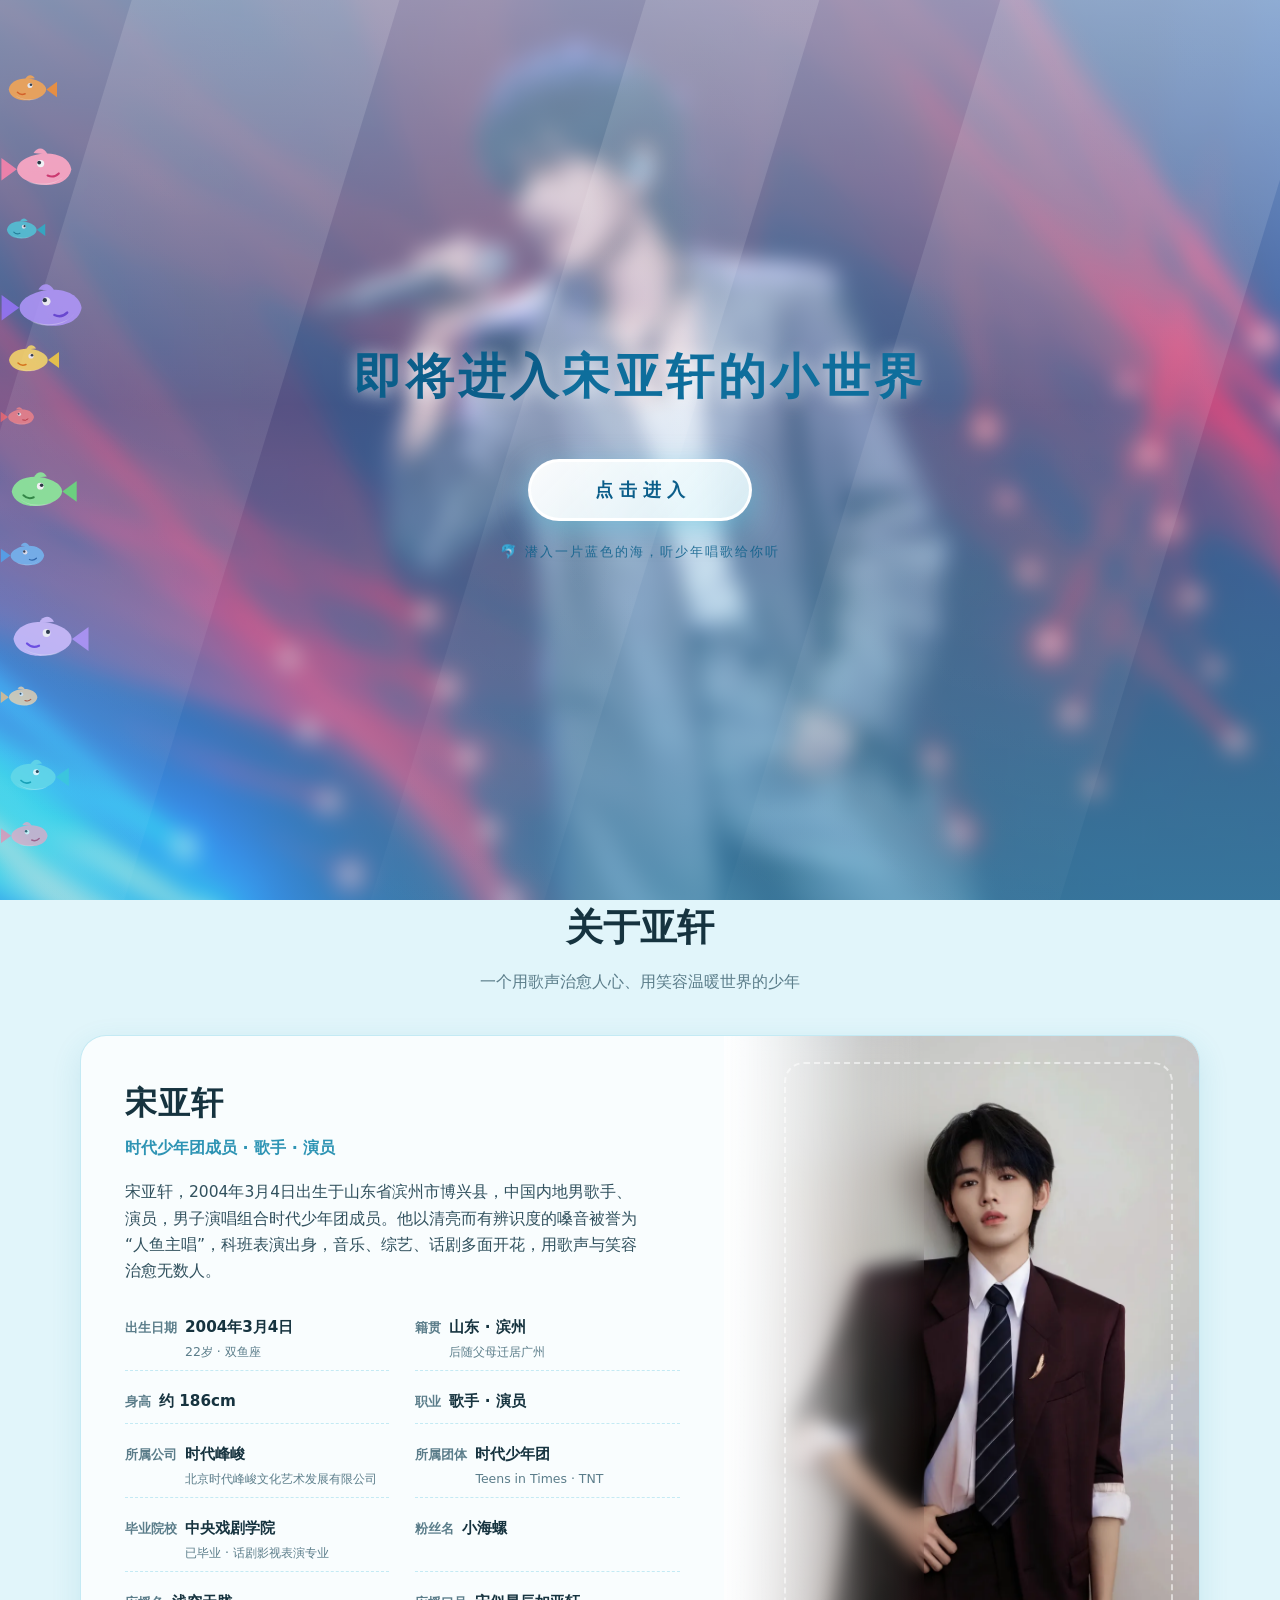
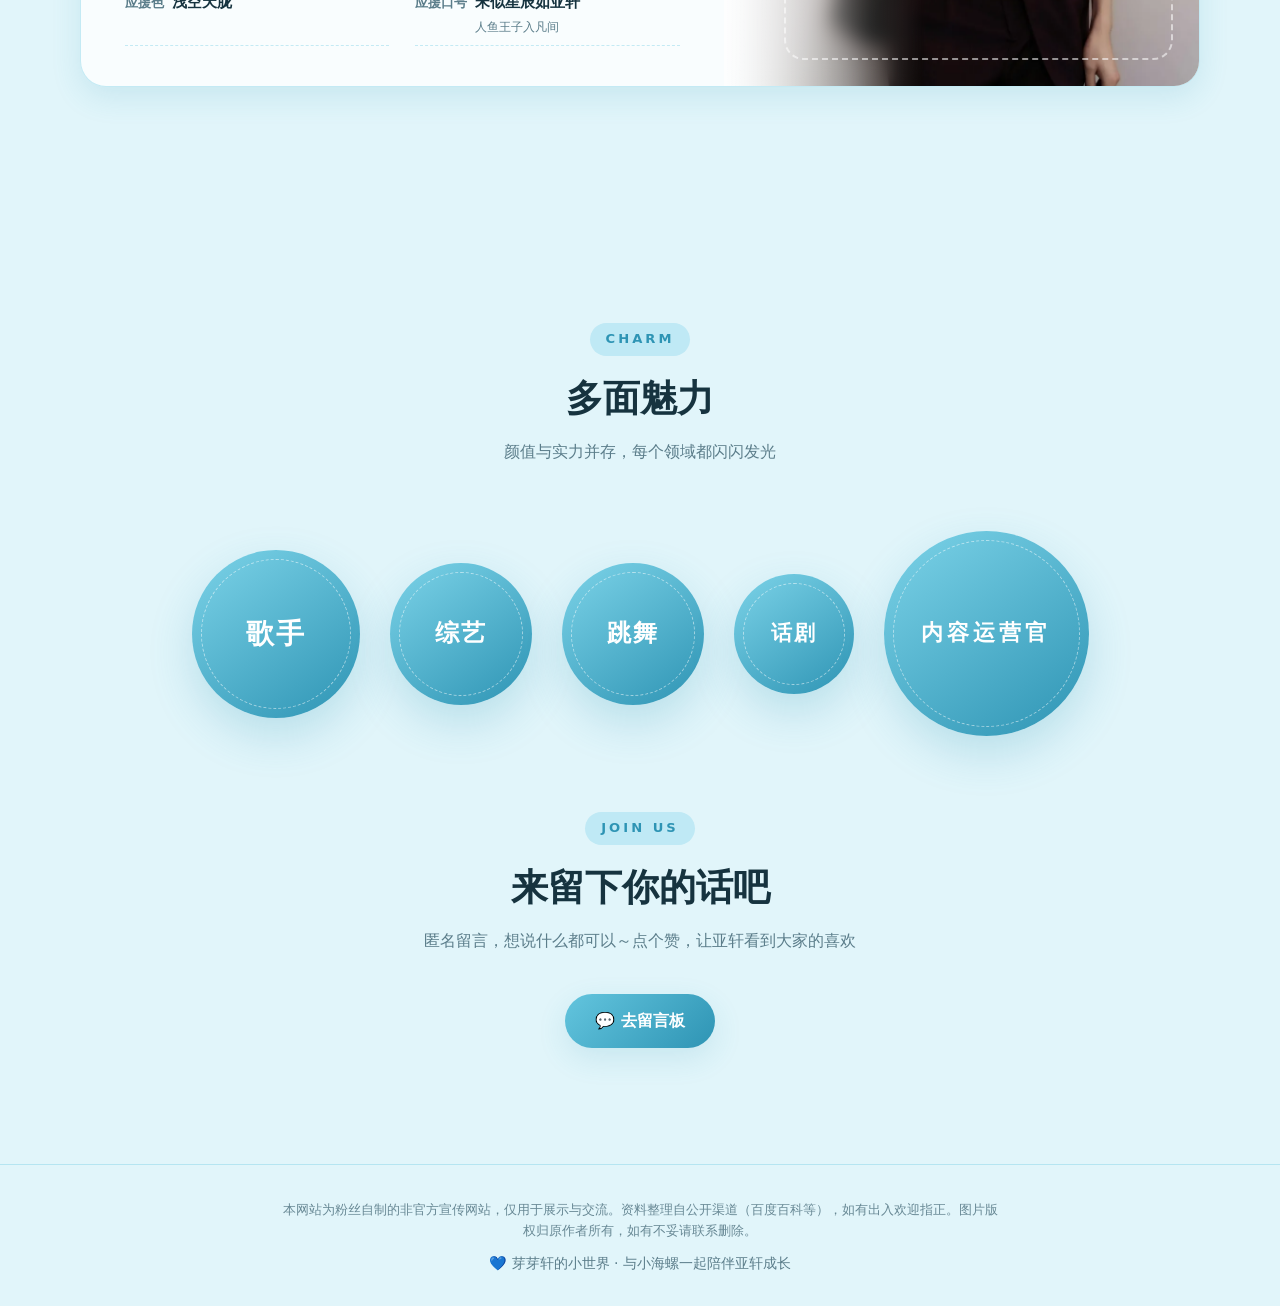
<file: index.html>
<!DOCTYPE html>
<html lang="zh-CN">
<head>
  <meta charset="UTF-8">
  <meta name="viewport" content="width=device-width, initial-scale=1.0">
  <title>芽芽轩的小世界 · 宋亚轩个人介绍网站</title>
  <meta name="description" content="欢迎来到芽芽轩的小世界！这里是歌手、演员、时代少年团成员宋亚轩的个人介绍网站，包含个人简介、照片、作品与互动留言。">
  <link rel="icon" type="image/svg+xml" href="favicon.svg">
  <link rel="stylesheet" href="css/style.css">
  <link rel="stylesheet" href="css/splash.css">
</head>
<body>
  <!-- 进入网站前的海底世界引导页 -->
  <div id="splash" role="dialog" aria-label="欢迎进入宋亚轩的小世界">
    <div class="splash-bg" data-bg="splash-bg.webp"></div>
    <div class="splash-tint"></div>
    <div class="splash-rays" aria-hidden="true"><i></i><i></i><i></i></div>
    <div class="splash-bubbles" aria-hidden="true">
      <span class="bubble" style="left:6%;width:14px;height:14px;animation-duration:7s;animation-delay:0s;"></span>
      <span class="bubble" style="left:15%;width:9px;height:9px;animation-duration:9s;animation-delay:1.2s;"></span>
      <span class="bubble" style="left:24%;width:20px;height:20px;animation-duration:8s;animation-delay:2.4s;"></span>
      <span class="bubble" style="left:34%;width:12px;height:12px;animation-duration:11s;animation-delay:0.8s;"></span>
      <span class="bubble" style="left:44%;width:8px;height:8px;animation-duration:7s;animation-delay:3.1s;"></span>
      <span class="bubble" style="left:53%;width:17px;height:17px;animation-duration:9s;animation-delay:1.8s;"></span>
      <span class="bubble" style="left:62%;width:11px;height:11px;animation-duration:12s;animation-delay:0.4s;"></span>
      <span class="bubble" style="left:71%;width:24px;height:24px;animation-duration:8s;animation-delay:2.8s;"></span>
      <span class="bubble" style="left:80%;width:13px;height:13px;animation-duration:10s;animation-delay:1.1s;"></span>
      <span class="bubble" style="left:89%;width:18px;height:18px;animation-duration:7s;animation-delay:2.2s;"></span>
      <span class="bubble" style="left:95%;width:10px;height:10px;animation-duration:9s;animation-delay:3.4s;"></span>
    </div>
    <div class="splash-fish" aria-hidden="true">
      <span class="fish" style="top:8%;width:58px;opacity:0.8;animation:swim-left 20s linear -6s infinite;"><svg viewBox="0 0 120 72" xmlns="http://www.w3.org/2000/svg"><path d="M96 36 L118 20 L118 52 Z" fill="#FF922B"/><path d="M18 36 C22 12 58 8 82 20 C100 29 100 43 82 52 C58 64 22 60 18 36 Z" fill="#FFA94D"/><path d="M52 15 C57 4 67 4 72 13 Z" fill="#FFA94D"/><path d="M26 42 C36 58 64 60 82 52 C70 62 38 61 26 42 Z" fill="rgba(255,255,255,.35)"/><circle cx="62" cy="28" r="5.2" fill="#fff"/><circle cx="64" cy="26.5" r="2.7" fill="#22303c"/><path d="M36 42 Q43 49 52 45" stroke="#E8590C" stroke-width="3" fill="none" stroke-linecap="round"/></svg></span>
      <span class="fish flip" style="top:16%;width:84px;opacity:0.9;animation:swim-right 26s linear -14s infinite;"><svg viewBox="0 0 120 72" xmlns="http://www.w3.org/2000/svg"><path d="M96 36 L118 20 L118 52 Z" fill="#F783AC"/><path d="M18 36 C22 12 58 8 82 20 C100 29 100 43 82 52 C58 64 22 60 18 36 Z" fill="#FFA8C5"/><path d="M52 15 C57 4 67 4 72 13 Z" fill="#FFA8C5"/><path d="M26 42 C36 58 64 60 82 52 C70 62 38 61 26 42 Z" fill="rgba(255,255,255,.35)"/><circle cx="62" cy="28" r="5.2" fill="#fff"/><circle cx="64" cy="26.5" r="2.7" fill="#22303c"/><path d="M36 42 Q43 49 52 45" stroke="#D6336C" stroke-width="3" fill="none" stroke-linecap="round"/></svg></span>
      <span class="fish" style="top:24%;width:46px;opacity:0.75;animation:swim-left 16s linear -3s infinite;"><svg viewBox="0 0 120 72" xmlns="http://www.w3.org/2000/svg"><path d="M96 36 L118 20 L118 52 Z" fill="#22B8CF"/><path d="M18 36 C22 12 58 8 82 20 C100 29 100 43 82 52 C58 64 22 60 18 36 Z" fill="#4DD0E1"/><path d="M52 15 C57 4 67 4 72 13 Z" fill="#4DD0E1"/><path d="M26 42 C36 58 64 60 82 52 C70 62 38 61 26 42 Z" fill="rgba(255,255,255,.35)"/><circle cx="62" cy="28" r="5.2" fill="#fff"/><circle cx="64" cy="26.5" r="2.7" fill="#22303c"/><path d="M36 42 Q43 49 52 45" stroke="#0C8599" stroke-width="3" fill="none" stroke-linecap="round"/></svg></span>
      <span class="fish flip" style="top:31%;width:96px;opacity:0.85;animation:swim-right 30s linear -20s infinite;"><svg viewBox="0 0 120 72" xmlns="http://www.w3.org/2000/svg"><path d="M96 36 L118 20 L118 52 Z" fill="#9775FA"/><path d="M18 36 C22 12 58 8 82 20 C100 29 100 43 82 52 C58 64 22 60 18 36 Z" fill="#B197FC"/><path d="M52 15 C57 4 67 4 72 13 Z" fill="#B197FC"/><path d="M26 42 C36 58 64 60 82 52 C70 62 38 61 26 42 Z" fill="rgba(255,255,255,.35)"/><circle cx="62" cy="28" r="5.2" fill="#fff"/><circle cx="64" cy="26.5" r="2.7" fill="#22303c"/><path d="M36 42 Q43 49 52 45" stroke="#6741D9" stroke-width="3" fill="none" stroke-linecap="round"/></svg></span>
      <span class="fish" style="top:38%;width:60px;opacity:0.8;animation:swim-left 22s linear -10s infinite;"><svg viewBox="0 0 120 72" xmlns="http://www.w3.org/2000/svg"><path d="M96 36 L118 20 L118 52 Z" fill="#FFD43B"/><path d="M18 36 C22 12 58 8 82 20 C100 29 100 43 82 52 C58 64 22 60 18 36 Z" fill="#FFE066"/><path d="M52 15 C57 4 67 4 72 13 Z" fill="#FFE066"/><path d="M26 42 C36 58 64 60 82 52 C70 62 38 61 26 42 Z" fill="rgba(255,255,255,.35)"/><circle cx="62" cy="28" r="5.2" fill="#fff"/><circle cx="64" cy="26.5" r="2.7" fill="#22303c"/><path d="M36 42 Q43 49 52 45" stroke="#E67700" stroke-width="3" fill="none" stroke-linecap="round"/></svg></span>
      <span class="fish flip" style="top:45%;width:40px;opacity:0.7;animation:swim-right 14s linear -7s infinite;"><svg viewBox="0 0 120 72" xmlns="http://www.w3.org/2000/svg"><path d="M96 36 L118 20 L118 52 Z" fill="#FF6B6B"/><path d="M18 36 C22 12 58 8 82 20 C100 29 100 43 82 52 C58 64 22 60 18 36 Z" fill="#FF8787"/><path d="M52 15 C57 4 67 4 72 13 Z" fill="#FF8787"/><path d="M26 42 C36 58 64 60 82 52 C70 62 38 61 26 42 Z" fill="rgba(255,255,255,.35)"/><circle cx="62" cy="28" r="5.2" fill="#fff"/><circle cx="64" cy="26.5" r="2.7" fill="#22303c"/><path d="M36 42 Q43 49 52 45" stroke="#C92A2A" stroke-width="3" fill="none" stroke-linecap="round"/></svg></span>
      <span class="fish" style="top:52%;width:78px;opacity:0.9;animation:swim-left 28s linear -18s infinite;"><svg viewBox="0 0 120 72" xmlns="http://www.w3.org/2000/svg"><path d="M96 36 L118 20 L118 52 Z" fill="#69DB7C"/><path d="M18 36 C22 12 58 8 82 20 C100 29 100 43 82 52 C58 64 22 60 18 36 Z" fill="#8CE99A"/><path d="M52 15 C57 4 67 4 72 13 Z" fill="#8CE99A"/><path d="M26 42 C36 58 64 60 82 52 C70 62 38 61 26 42 Z" fill="rgba(255,255,255,.35)"/><circle cx="62" cy="28" r="5.2" fill="#fff"/><circle cx="64" cy="26.5" r="2.7" fill="#22303c"/><path d="M36 42 Q43 49 52 45" stroke="#2B8A3E" stroke-width="3" fill="none" stroke-linecap="round"/></svg></span>
      <span class="fish flip" style="top:60%;width:52px;opacity:0.75;animation:swim-right 18s linear -5s infinite;"><svg viewBox="0 0 120 72" xmlns="http://www.w3.org/2000/svg"><path d="M96 36 L118 20 L118 52 Z" fill="#4DABF7"/><path d="M18 36 C22 12 58 8 82 20 C100 29 100 43 82 52 C58 64 22 60 18 36 Z" fill="#74C0FC"/><path d="M52 15 C57 4 67 4 72 13 Z" fill="#74C0FC"/><path d="M26 42 C36 58 64 60 82 52 C70 62 38 61 26 42 Z" fill="rgba(255,255,255,.35)"/><circle cx="62" cy="28" r="5.2" fill="#fff"/><circle cx="64" cy="26.5" r="2.7" fill="#22303c"/><path d="M36 42 Q43 49 52 45" stroke="#1864AB" stroke-width="3" fill="none" stroke-linecap="round"/></svg></span>
      <span class="fish" style="top:68%;width:90px;opacity:0.85;animation:swim-left 32s linear -24s infinite;"><svg viewBox="0 0 120 72" xmlns="http://www.w3.org/2000/svg"><path d="M96 36 L118 20 L118 52 Z" fill="#B197FC"/><path d="M18 36 C22 12 58 8 82 20 C100 29 100 43 82 52 C58 64 22 60 18 36 Z" fill="#D0BFFF"/><path d="M52 15 C57 4 67 4 72 13 Z" fill="#D0BFFF"/><path d="M26 42 C36 58 64 60 82 52 C70 62 38 61 26 42 Z" fill="rgba(255,255,255,.35)"/><circle cx="62" cy="28" r="5.2" fill="#fff"/><circle cx="64" cy="26.5" r="2.7" fill="#22303c"/><path d="M36 42 Q43 49 52 45" stroke="#7048E8" stroke-width="3" fill="none" stroke-linecap="round"/></svg></span>
      <span class="fish flip" style="top:76%;width:44px;opacity:0.7;animation:swim-right 15s linear -9s infinite;"><svg viewBox="0 0 120 72" xmlns="http://www.w3.org/2000/svg"><path d="M96 36 L118 20 L118 52 Z" fill="#FFC078"/><path d="M18 36 C22 12 58 8 82 20 C100 29 100 43 82 52 C58 64 22 60 18 36 Z" fill="#FFD8A8"/><path d="M52 15 C57 4 67 4 72 13 Z" fill="#FFD8A8"/><path d="M26 42 C36 58 64 60 82 52 C70 62 38 61 26 42 Z" fill="rgba(255,255,255,.35)"/><circle cx="62" cy="28" r="5.2" fill="#fff"/><circle cx="64" cy="26.5" r="2.7" fill="#22303c"/><path d="M36 42 Q43 49 52 45" stroke="#D9480F" stroke-width="3" fill="none" stroke-linecap="round"/></svg></span>
      <span class="fish" style="top:84%;width:70px;opacity:0.8;animation:swim-left 24s linear -12s infinite;"><svg viewBox="0 0 120 72" xmlns="http://www.w3.org/2000/svg"><path d="M96 36 L118 20 L118 52 Z" fill="#3BC9DB"/><path d="M18 36 C22 12 58 8 82 20 C100 29 100 43 82 52 C58 64 22 60 18 36 Z" fill="#66D9E8"/><path d="M52 15 C57 4 67 4 72 13 Z" fill="#66D9E8"/><path d="M26 42 C36 58 64 60 82 52 C70 62 38 61 26 42 Z" fill="rgba(255,255,255,.35)"/><circle cx="62" cy="28" r="5.2" fill="#fff"/><circle cx="64" cy="26.5" r="2.7" fill="#22303c"/><path d="M36 42 Q43 49 52 45" stroke="#1098AD" stroke-width="3" fill="none" stroke-linecap="round"/></svg></span>
      <span class="fish flip" style="top:91%;width:56px;opacity:0.65;animation:swim-right 19s linear -2s infinite;"><svg viewBox="0 0 120 72" xmlns="http://www.w3.org/2000/svg"><path d="M96 36 L118 20 L118 52 Z" fill="#F783AC"/><path d="M18 36 C22 12 58 8 82 20 C100 29 100 43 82 52 C58 64 22 60 18 36 Z" fill="#FAA2C1"/><path d="M52 15 C57 4 67 4 72 13 Z" fill="#FAA2C1"/><path d="M26 42 C36 58 64 60 82 52 C70 62 38 61 26 42 Z" fill="rgba(255,255,255,.35)"/><circle cx="62" cy="28" r="5.2" fill="#fff"/><circle cx="64" cy="26.5" r="2.7" fill="#22303c"/><path d="M36 42 Q43 49 52 45" stroke="#C2255C" stroke-width="3" fill="none" stroke-linecap="round"/></svg></span>
    </div>
    <div class="splash-center">
      <h1 class="splash-title">即将进入<span class="hl">宋亚轩的小世界</span></h1>
      <button class="splash-enter" type="button">点击进入</button>
      <p class="splash-sub">🐬 潜入一片蓝色的海，听少年唱歌给你听</p>
    </div>
  </div>
  <script>try{if(sessionStorage.getItem("splashDone")==="1"){document.getElementById("splash").style.display="none";}}catch(e){}</script>


  <!-- 顶部导航 -->
  <nav class="nav">
    <a class="brand" href="index.html"><span class="logo-badge">芽</span>芽芽轩的小世界</a>
    <div class="nav-links">
      <a href="index.html">首页</a>
      <a href="photos.html">照片</a>
      <a href="works.html">作品</a>
      <a href="comments.html">留言板</a>
    </div>
    <div class="nav-extras">
      <a class="weibo-link" href="https://weibo.com/n/时代少年团-宋亚轩" target="_blank" rel="noopener" title="通往现实世界亚轩的通道">📣 通往现实世界亚轩的通道</a>
      <button class="splash-back-btn" type="button" title="回到海底世界引导页" onclick="window.showSplash && window.showSplash()">🌊 返回导航页</button>
    </div>
  </nav>

  <!-- Hero -->
  <header class="hero">
    <div class="bubbles" aria-hidden="true">
      <span class="bubble" style="width:120px;height:120px;top:12%;left:8%;"></span>
      <span class="bubble" style="width:70px;height:70px;top:22%;right:12%;animation-delay:1.2s;"></span>
      <span class="bubble" style="width:50px;height:50px;bottom:18%;left:16%;animation-delay:2s;"></span>
      <span class="bubble" style="width:90px;height:90px;bottom:12%;right:8%;animation-delay:.6s;"></span>
    </div>
    <div class="container">
      <span class="badge">🌊 欢迎来到芽芽轩的小世界</span>
      <h1>宋 亚 轩</h1>
      <p class="subtitle">时代少年团成员 · 歌手 · 演员</p>
      <p class="tagline">「宋似星辰如亚轩 · 人鱼王子入凡间」</p>
      <div class="cta">
        <a class="btn btn-primary" href="photos.html">📸 看看照片</a>
        <a class="btn btn-ghost" href="works.html">🎵 看看作品</a>
      </div>
      <div class="hero-avatar" aria-hidden="true">🐬</div>
    </div>
  </header>

  <!-- 个人简介 -->
  <section class="section" id="about">
    <div class="container">
      <div class="section-head reveal">
        <span class="kicker">ABOUT</span>
        <h2>关于亚轩</h2>
        <p>一个用歌声治愈人心、用笑容温暖世界的少年</p>
      </div>
      <div class="profile-layout reveal">
        <div class="profile-text">
          <h3 class="p-name">宋亚轩</h3>
          <p class="p-role">时代少年团成员 · 歌手 · 演员</p>
          <p class="p-about" id="aboutText"></p>
          <div id="profileInfo" class="info-list"></div>
        </div>
        <div class="profile-photo">
          <img src="idph.webp" alt="宋亚轩证件照" width="1000" height="1500" decoding="async">
          <div class="photo-blur"></div>
          <div class="photo-ring"></div>
        </div>
      </div>
      <div id="statsRow" class="stats"></div>
    </div>
  </section>

  <!-- 个人能力 -->
  <section class="section" style="padding-top:0;">
    <div class="container">
      <div class="section-head reveal">
        <span class="kicker">CHARM</span>
        <h2>多面魅力</h2>
        <p>颜值与实力并存，每个领域都闪闪发光</p>
      </div>
      <div id="skillsGrid" class="charm-bubbles"></div>
    </div>
  </section>

  <!-- 去留言 -->
  <section class="section" style="padding-top:0;">
    <div class="container" style="text-align:center;">
      <div class="section-head reveal">
        <span class="kicker">JOIN US</span>
        <h2>来留下你的话吧</h2>
        <p>匿名留言，想说什么都可以～点个赞，让亚轩看到大家的喜欢</p>
      </div>
      <a class="btn btn-primary reveal" href="comments.html">💬 去留言板</a>
    </div>
  </section>

  <footer>
    <div class="container">
      <p class="disclaimer">本网站为粉丝自制的非官方宣传网站，仅用于展示与交流。资料整理自公开渠道（百度百科等），如有出入欢迎指正。图片版权归原作者所有，如有不妥请联系删除。</p>
      <p>💙 芽芽轩的小世界 · 与小海螺一起陪伴亚轩成长</p>
    </div>
  </footer>

  <button id="toTop" title="回到顶部">↑</button>
  <script src="js/data.js"></script>
  <script src="js/main.js"></script>
  <script src="js/splash.js"></script>
</body>
</html>
</file>
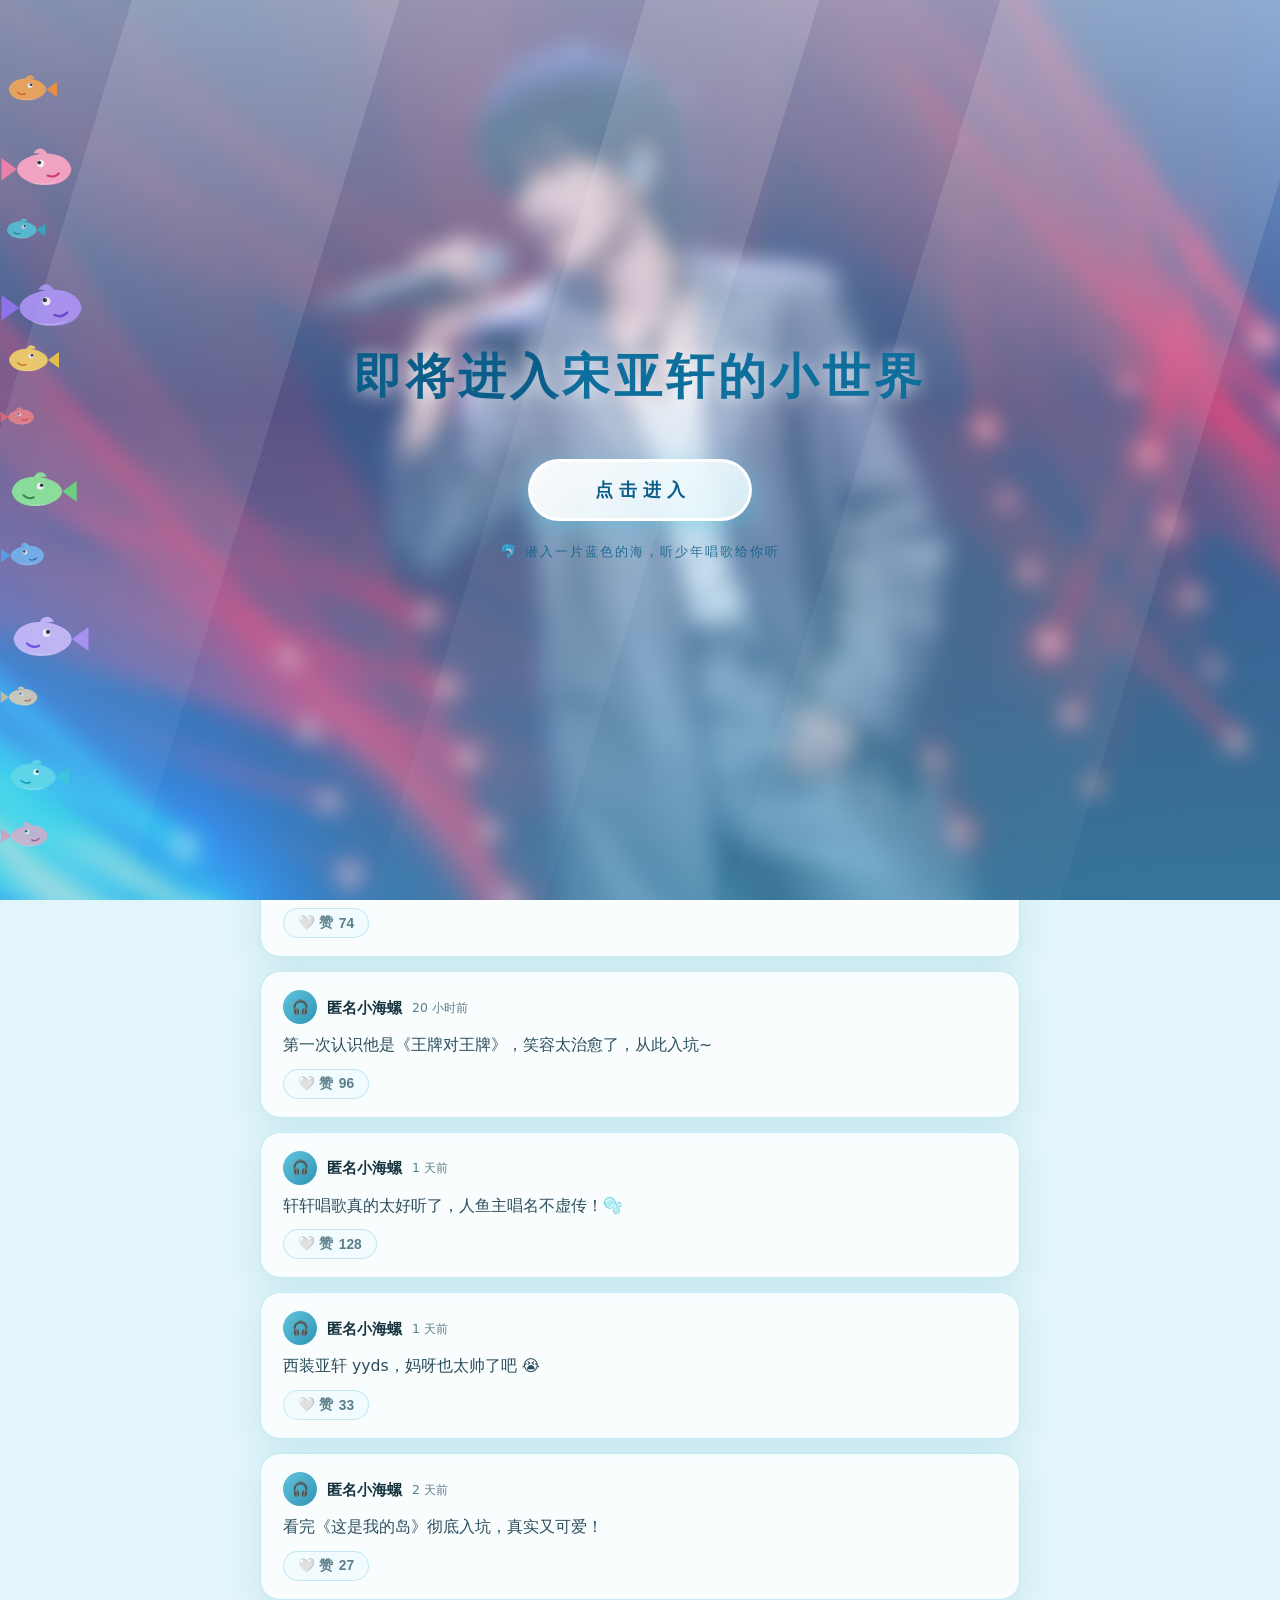
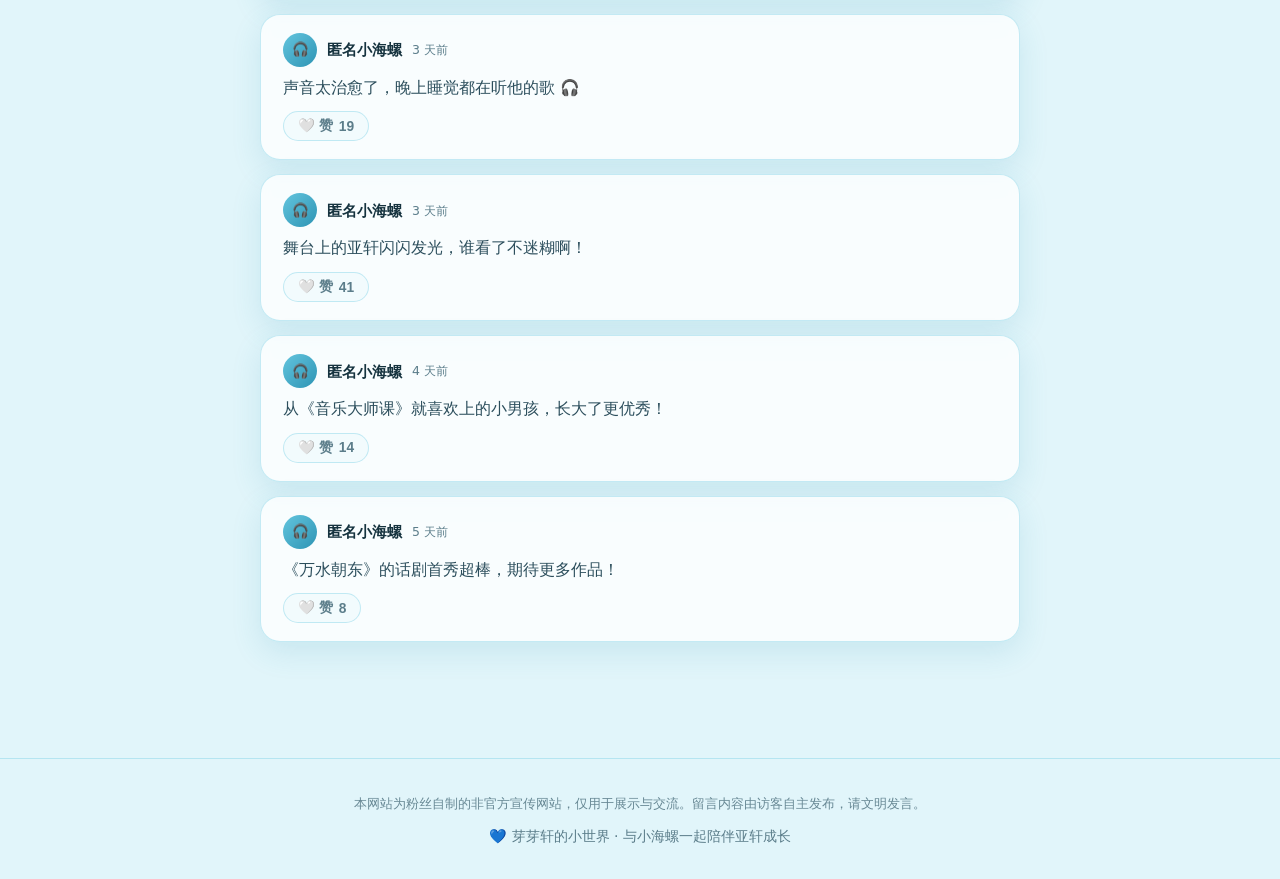
<file: comments.html>
<!DOCTYPE html>
<html lang="zh-CN">
<head>
  <meta charset="UTF-8">
  <meta name="viewport" content="width=device-width, initial-scale=1.0">
  <title>互动留言板 · 芽芽轩的小世界</title>
  <link rel="icon" type="image/svg+xml" href="favicon.svg">
  <link rel="stylesheet" href="css/style.css">
  <link rel="stylesheet" href="css/splash.css">
</head>
<body>
  <!-- 进入网站前的海底世界引导页 -->
  <div id="splash" role="dialog" aria-label="欢迎进入宋亚轩的小世界">
    <div class="splash-bg" data-bg="splash-bg.webp"></div>
    <div class="splash-tint"></div>
    <div class="splash-rays" aria-hidden="true"><i></i><i></i><i></i></div>
    <div class="splash-bubbles" aria-hidden="true">
      <span class="bubble" style="left:6%;width:14px;height:14px;animation-duration:7s;animation-delay:0s;"></span>
      <span class="bubble" style="left:15%;width:9px;height:9px;animation-duration:9s;animation-delay:1.2s;"></span>
      <span class="bubble" style="left:24%;width:20px;height:20px;animation-duration:8s;animation-delay:2.4s;"></span>
      <span class="bubble" style="left:34%;width:12px;height:12px;animation-duration:11s;animation-delay:0.8s;"></span>
      <span class="bubble" style="left:44%;width:8px;height:8px;animation-duration:7s;animation-delay:3.1s;"></span>
      <span class="bubble" style="left:53%;width:17px;height:17px;animation-duration:9s;animation-delay:1.8s;"></span>
      <span class="bubble" style="left:62%;width:11px;height:11px;animation-duration:12s;animation-delay:0.4s;"></span>
      <span class="bubble" style="left:71%;width:24px;height:24px;animation-duration:8s;animation-delay:2.8s;"></span>
      <span class="bubble" style="left:80%;width:13px;height:13px;animation-duration:10s;animation-delay:1.1s;"></span>
      <span class="bubble" style="left:89%;width:18px;height:18px;animation-duration:7s;animation-delay:2.2s;"></span>
      <span class="bubble" style="left:95%;width:10px;height:10px;animation-duration:9s;animation-delay:3.4s;"></span>
    </div>
    <div class="splash-fish" aria-hidden="true">
      <span class="fish" style="top:8%;width:58px;opacity:0.8;animation:swim-left 20s linear -6s infinite;"><svg viewBox="0 0 120 72" xmlns="http://www.w3.org/2000/svg"><path d="M96 36 L118 20 L118 52 Z" fill="#FF922B"/><path d="M18 36 C22 12 58 8 82 20 C100 29 100 43 82 52 C58 64 22 60 18 36 Z" fill="#FFA94D"/><path d="M52 15 C57 4 67 4 72 13 Z" fill="#FFA94D"/><path d="M26 42 C36 58 64 60 82 52 C70 62 38 61 26 42 Z" fill="rgba(255,255,255,.35)"/><circle cx="62" cy="28" r="5.2" fill="#fff"/><circle cx="64" cy="26.5" r="2.7" fill="#22303c"/><path d="M36 42 Q43 49 52 45" stroke="#E8590C" stroke-width="3" fill="none" stroke-linecap="round"/></svg></span>
      <span class="fish flip" style="top:16%;width:84px;opacity:0.9;animation:swim-right 26s linear -14s infinite;"><svg viewBox="0 0 120 72" xmlns="http://www.w3.org/2000/svg"><path d="M96 36 L118 20 L118 52 Z" fill="#F783AC"/><path d="M18 36 C22 12 58 8 82 20 C100 29 100 43 82 52 C58 64 22 60 18 36 Z" fill="#FFA8C5"/><path d="M52 15 C57 4 67 4 72 13 Z" fill="#FFA8C5"/><path d="M26 42 C36 58 64 60 82 52 C70 62 38 61 26 42 Z" fill="rgba(255,255,255,.35)"/><circle cx="62" cy="28" r="5.2" fill="#fff"/><circle cx="64" cy="26.5" r="2.7" fill="#22303c"/><path d="M36 42 Q43 49 52 45" stroke="#D6336C" stroke-width="3" fill="none" stroke-linecap="round"/></svg></span>
      <span class="fish" style="top:24%;width:46px;opacity:0.75;animation:swim-left 16s linear -3s infinite;"><svg viewBox="0 0 120 72" xmlns="http://www.w3.org/2000/svg"><path d="M96 36 L118 20 L118 52 Z" fill="#22B8CF"/><path d="M18 36 C22 12 58 8 82 20 C100 29 100 43 82 52 C58 64 22 60 18 36 Z" fill="#4DD0E1"/><path d="M52 15 C57 4 67 4 72 13 Z" fill="#4DD0E1"/><path d="M26 42 C36 58 64 60 82 52 C70 62 38 61 26 42 Z" fill="rgba(255,255,255,.35)"/><circle cx="62" cy="28" r="5.2" fill="#fff"/><circle cx="64" cy="26.5" r="2.7" fill="#22303c"/><path d="M36 42 Q43 49 52 45" stroke="#0C8599" stroke-width="3" fill="none" stroke-linecap="round"/></svg></span>
      <span class="fish flip" style="top:31%;width:96px;opacity:0.85;animation:swim-right 30s linear -20s infinite;"><svg viewBox="0 0 120 72" xmlns="http://www.w3.org/2000/svg"><path d="M96 36 L118 20 L118 52 Z" fill="#9775FA"/><path d="M18 36 C22 12 58 8 82 20 C100 29 100 43 82 52 C58 64 22 60 18 36 Z" fill="#B197FC"/><path d="M52 15 C57 4 67 4 72 13 Z" fill="#B197FC"/><path d="M26 42 C36 58 64 60 82 52 C70 62 38 61 26 42 Z" fill="rgba(255,255,255,.35)"/><circle cx="62" cy="28" r="5.2" fill="#fff"/><circle cx="64" cy="26.5" r="2.7" fill="#22303c"/><path d="M36 42 Q43 49 52 45" stroke="#6741D9" stroke-width="3" fill="none" stroke-linecap="round"/></svg></span>
      <span class="fish" style="top:38%;width:60px;opacity:0.8;animation:swim-left 22s linear -10s infinite;"><svg viewBox="0 0 120 72" xmlns="http://www.w3.org/2000/svg"><path d="M96 36 L118 20 L118 52 Z" fill="#FFD43B"/><path d="M18 36 C22 12 58 8 82 20 C100 29 100 43 82 52 C58 64 22 60 18 36 Z" fill="#FFE066"/><path d="M52 15 C57 4 67 4 72 13 Z" fill="#FFE066"/><path d="M26 42 C36 58 64 60 82 52 C70 62 38 61 26 42 Z" fill="rgba(255,255,255,.35)"/><circle cx="62" cy="28" r="5.2" fill="#fff"/><circle cx="64" cy="26.5" r="2.7" fill="#22303c"/><path d="M36 42 Q43 49 52 45" stroke="#E67700" stroke-width="3" fill="none" stroke-linecap="round"/></svg></span>
      <span class="fish flip" style="top:45%;width:40px;opacity:0.7;animation:swim-right 14s linear -7s infinite;"><svg viewBox="0 0 120 72" xmlns="http://www.w3.org/2000/svg"><path d="M96 36 L118 20 L118 52 Z" fill="#FF6B6B"/><path d="M18 36 C22 12 58 8 82 20 C100 29 100 43 82 52 C58 64 22 60 18 36 Z" fill="#FF8787"/><path d="M52 15 C57 4 67 4 72 13 Z" fill="#FF8787"/><path d="M26 42 C36 58 64 60 82 52 C70 62 38 61 26 42 Z" fill="rgba(255,255,255,.35)"/><circle cx="62" cy="28" r="5.2" fill="#fff"/><circle cx="64" cy="26.5" r="2.7" fill="#22303c"/><path d="M36 42 Q43 49 52 45" stroke="#C92A2A" stroke-width="3" fill="none" stroke-linecap="round"/></svg></span>
      <span class="fish" style="top:52%;width:78px;opacity:0.9;animation:swim-left 28s linear -18s infinite;"><svg viewBox="0 0 120 72" xmlns="http://www.w3.org/2000/svg"><path d="M96 36 L118 20 L118 52 Z" fill="#69DB7C"/><path d="M18 36 C22 12 58 8 82 20 C100 29 100 43 82 52 C58 64 22 60 18 36 Z" fill="#8CE99A"/><path d="M52 15 C57 4 67 4 72 13 Z" fill="#8CE99A"/><path d="M26 42 C36 58 64 60 82 52 C70 62 38 61 26 42 Z" fill="rgba(255,255,255,.35)"/><circle cx="62" cy="28" r="5.2" fill="#fff"/><circle cx="64" cy="26.5" r="2.7" fill="#22303c"/><path d="M36 42 Q43 49 52 45" stroke="#2B8A3E" stroke-width="3" fill="none" stroke-linecap="round"/></svg></span>
      <span class="fish flip" style="top:60%;width:52px;opacity:0.75;animation:swim-right 18s linear -5s infinite;"><svg viewBox="0 0 120 72" xmlns="http://www.w3.org/2000/svg"><path d="M96 36 L118 20 L118 52 Z" fill="#4DABF7"/><path d="M18 36 C22 12 58 8 82 20 C100 29 100 43 82 52 C58 64 22 60 18 36 Z" fill="#74C0FC"/><path d="M52 15 C57 4 67 4 72 13 Z" fill="#74C0FC"/><path d="M26 42 C36 58 64 60 82 52 C70 62 38 61 26 42 Z" fill="rgba(255,255,255,.35)"/><circle cx="62" cy="28" r="5.2" fill="#fff"/><circle cx="64" cy="26.5" r="2.7" fill="#22303c"/><path d="M36 42 Q43 49 52 45" stroke="#1864AB" stroke-width="3" fill="none" stroke-linecap="round"/></svg></span>
      <span class="fish" style="top:68%;width:90px;opacity:0.85;animation:swim-left 32s linear -24s infinite;"><svg viewBox="0 0 120 72" xmlns="http://www.w3.org/2000/svg"><path d="M96 36 L118 20 L118 52 Z" fill="#B197FC"/><path d="M18 36 C22 12 58 8 82 20 C100 29 100 43 82 52 C58 64 22 60 18 36 Z" fill="#D0BFFF"/><path d="M52 15 C57 4 67 4 72 13 Z" fill="#D0BFFF"/><path d="M26 42 C36 58 64 60 82 52 C70 62 38 61 26 42 Z" fill="rgba(255,255,255,.35)"/><circle cx="62" cy="28" r="5.2" fill="#fff"/><circle cx="64" cy="26.5" r="2.7" fill="#22303c"/><path d="M36 42 Q43 49 52 45" stroke="#7048E8" stroke-width="3" fill="none" stroke-linecap="round"/></svg></span>
      <span class="fish flip" style="top:76%;width:44px;opacity:0.7;animation:swim-right 15s linear -9s infinite;"><svg viewBox="0 0 120 72" xmlns="http://www.w3.org/2000/svg"><path d="M96 36 L118 20 L118 52 Z" fill="#FFC078"/><path d="M18 36 C22 12 58 8 82 20 C100 29 100 43 82 52 C58 64 22 60 18 36 Z" fill="#FFD8A8"/><path d="M52 15 C57 4 67 4 72 13 Z" fill="#FFD8A8"/><path d="M26 42 C36 58 64 60 82 52 C70 62 38 61 26 42 Z" fill="rgba(255,255,255,.35)"/><circle cx="62" cy="28" r="5.2" fill="#fff"/><circle cx="64" cy="26.5" r="2.7" fill="#22303c"/><path d="M36 42 Q43 49 52 45" stroke="#D9480F" stroke-width="3" fill="none" stroke-linecap="round"/></svg></span>
      <span class="fish" style="top:84%;width:70px;opacity:0.8;animation:swim-left 24s linear -12s infinite;"><svg viewBox="0 0 120 72" xmlns="http://www.w3.org/2000/svg"><path d="M96 36 L118 20 L118 52 Z" fill="#3BC9DB"/><path d="M18 36 C22 12 58 8 82 20 C100 29 100 43 82 52 C58 64 22 60 18 36 Z" fill="#66D9E8"/><path d="M52 15 C57 4 67 4 72 13 Z" fill="#66D9E8"/><path d="M26 42 C36 58 64 60 82 52 C70 62 38 61 26 42 Z" fill="rgba(255,255,255,.35)"/><circle cx="62" cy="28" r="5.2" fill="#fff"/><circle cx="64" cy="26.5" r="2.7" fill="#22303c"/><path d="M36 42 Q43 49 52 45" stroke="#1098AD" stroke-width="3" fill="none" stroke-linecap="round"/></svg></span>
      <span class="fish flip" style="top:91%;width:56px;opacity:0.65;animation:swim-right 19s linear -2s infinite;"><svg viewBox="0 0 120 72" xmlns="http://www.w3.org/2000/svg"><path d="M96 36 L118 20 L118 52 Z" fill="#F783AC"/><path d="M18 36 C22 12 58 8 82 20 C100 29 100 43 82 52 C58 64 22 60 18 36 Z" fill="#FAA2C1"/><path d="M52 15 C57 4 67 4 72 13 Z" fill="#FAA2C1"/><path d="M26 42 C36 58 64 60 82 52 C70 62 38 61 26 42 Z" fill="rgba(255,255,255,.35)"/><circle cx="62" cy="28" r="5.2" fill="#fff"/><circle cx="64" cy="26.5" r="2.7" fill="#22303c"/><path d="M36 42 Q43 49 52 45" stroke="#C2255C" stroke-width="3" fill="none" stroke-linecap="round"/></svg></span>
    </div>
    <div class="splash-center">
      <h1 class="splash-title">即将进入<span class="hl">宋亚轩的小世界</span></h1>
      <button class="splash-enter" type="button">点击进入</button>
      <p class="splash-sub">🐬 潜入一片蓝色的海，听少年唱歌给你听</p>
    </div>
  </div>
  <script>try{if(sessionStorage.getItem("splashDone")==="1"){document.getElementById("splash").style.display="none";}}catch(e){}</script>


  <nav class="nav">
    <a class="brand" href="index.html"><span class="logo-badge">芽</span>芽芽轩的小世界</a>
    <div class="nav-links">
      <a href="index.html">首页</a>
      <a href="photos.html">照片</a>
      <a href="works.html">作品</a>
      <a href="comments.html">留言板</a>
    </div>
    <div class="nav-extras">
      <a class="weibo-link" href="https://weibo.com/n/时代少年团-宋亚轩" target="_blank" rel="noopener" title="通往现实世界亚轩的通道">📣 通往现实世界亚轩的通道</a>
      <button class="splash-back-btn" type="button" title="回到海底世界引导页" onclick="window.showSplash && window.showSplash()">🌊 返回导航页</button>
    </div>
  </nav>

  <div class="page-head">
    <span class="kicker">COMMENTS</span>
    <h1>互动留言板</h1>
    <p>全员匿名 · 自由留言 · 点赞支持</p>
  </div>

  <section class="section" style="padding-top:34px;">
    <div class="container" style="max-width:760px;">

      <!-- 留言表单 -->
      <form id="cmtForm" class="comment-form card">
        <textarea id="cmtInput" maxlength="200" placeholder="想说点什么？匿名留言，放心大胆地表达你的喜欢～"></textarea>
        <div class="form-foot">
          <span class="hint" id="charHint">0 / 200</span>
          <button type="submit" class="btn btn-like">💬 发送留言</button>
        </div>
      </form>

      <div id="postTip" class="post-tip" style="display:none;"></div>

      <!-- 排序工具条 -->
      <div class="toolbar">
        <span class="count" id="cmtCount">共 0 条留言</span>
        <div class="sort-btns">
          <button class="sort-btn active" data-sort="new">🕐 最新</button>
          <button class="sort-btn" data-sort="hot">🔥 最多点赞</button>
        </div>
      </div>

      <!-- 留言列表 -->
      <div id="cmtList" class="comment-list"></div>

    </div>
  </section>

  <footer>
    <div class="container">
      <p class="disclaimer">本网站为粉丝自制的非官方宣传网站，仅用于展示与交流。留言内容由访客自主发布，请文明发言。</p>
      <p>💙 芽芽轩的小世界 · 与小海螺一起陪伴亚轩成长</p>
    </div>
  </footer>

  <button id="toTop" title="回到顶部">↑</button>
  <script src="js/main.js"></script>
  <script src="js/comments.js"></script>
  <script src="js/splash.js"></script>
</body>
</html>
</file>
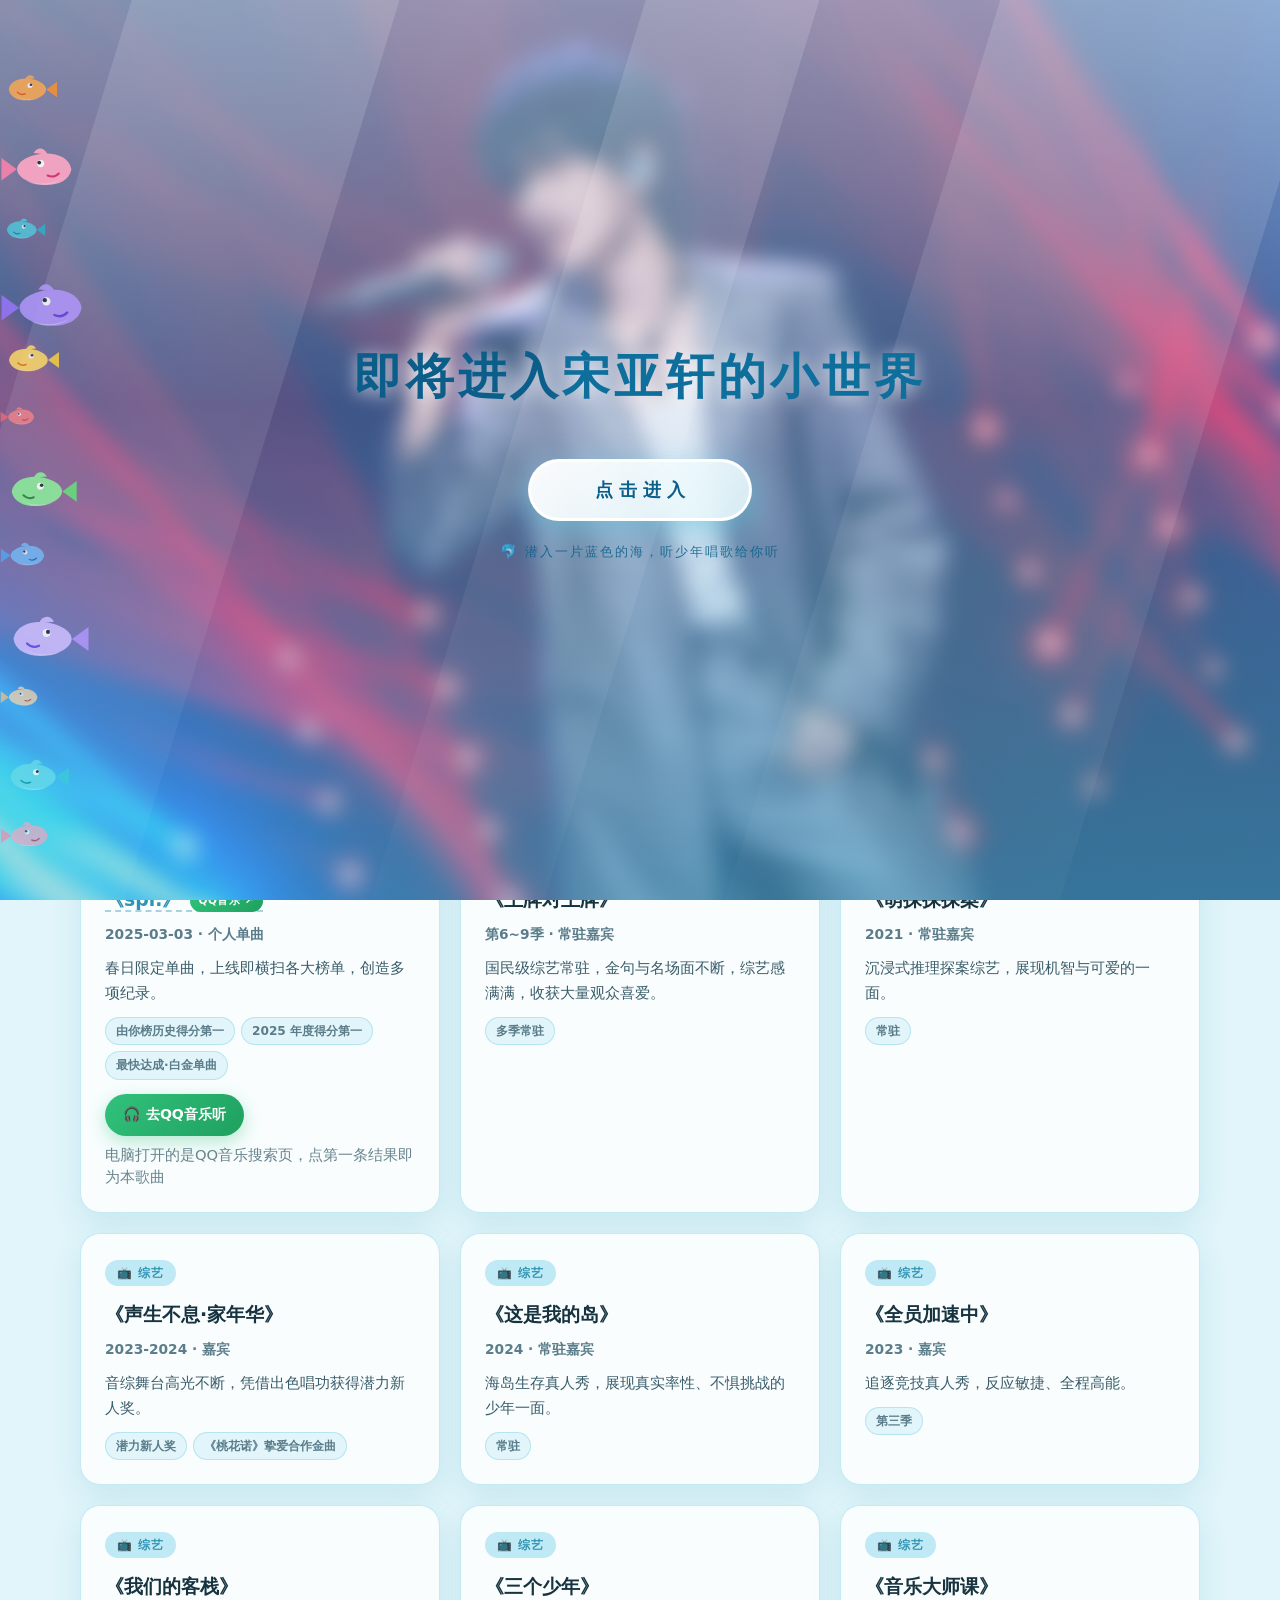
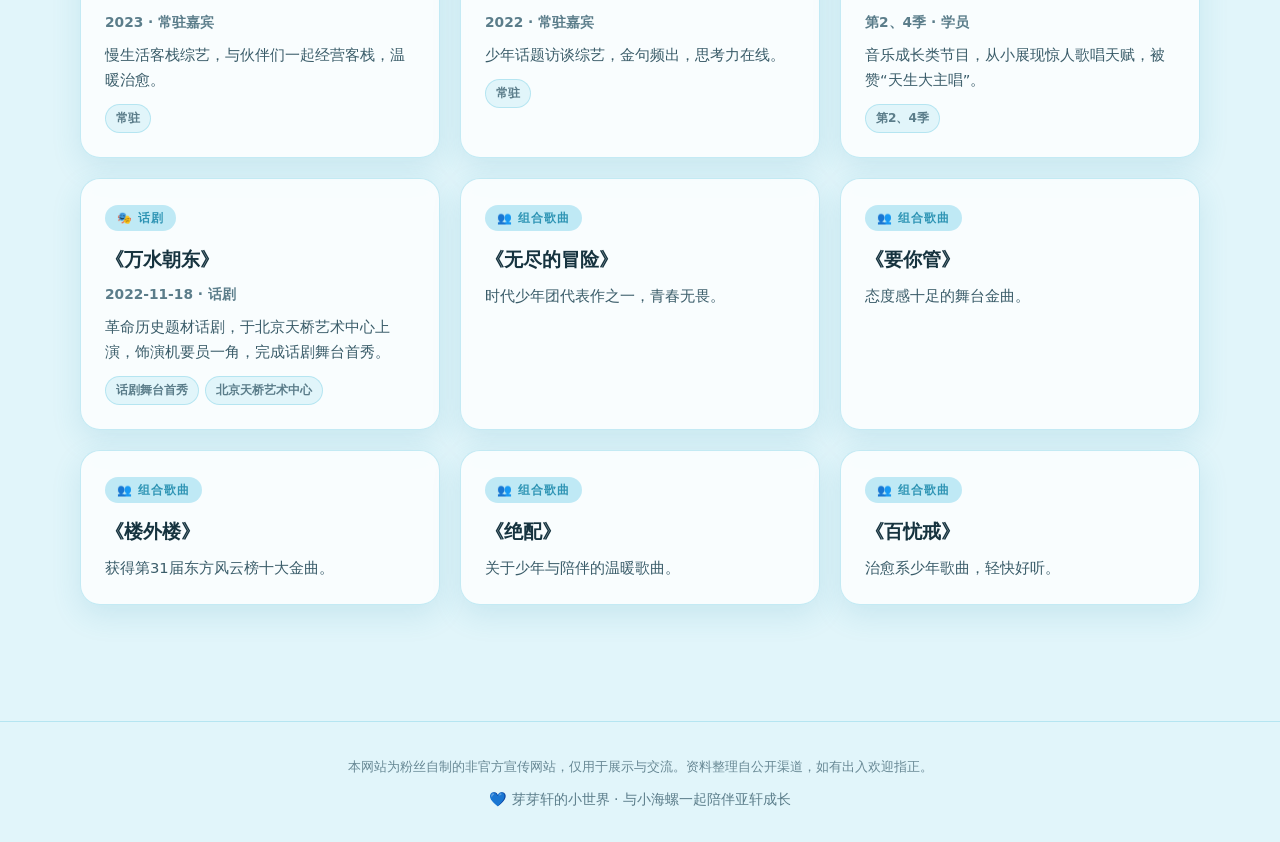
<file: works.html>
<!DOCTYPE html>
<html lang="zh-CN">
<head>
  <meta charset="UTF-8">
  <meta name="viewport" content="width=device-width, initial-scale=1.0">
  <title>作品集 · 芽芽轩的小世界</title>
  <link rel="icon" type="image/svg+xml" href="favicon.svg">
  <link rel="stylesheet" href="css/style.css">
  <link rel="stylesheet" href="css/splash.css">
</head>
<body>
  <!-- 进入网站前的海底世界引导页 -->
  <div id="splash" role="dialog" aria-label="欢迎进入宋亚轩的小世界">
    <div class="splash-bg" data-bg="splash-bg.webp"></div>
    <div class="splash-tint"></div>
    <div class="splash-rays" aria-hidden="true"><i></i><i></i><i></i></div>
    <div class="splash-bubbles" aria-hidden="true">
      <span class="bubble" style="left:6%;width:14px;height:14px;animation-duration:7s;animation-delay:0s;"></span>
      <span class="bubble" style="left:15%;width:9px;height:9px;animation-duration:9s;animation-delay:1.2s;"></span>
      <span class="bubble" style="left:24%;width:20px;height:20px;animation-duration:8s;animation-delay:2.4s;"></span>
      <span class="bubble" style="left:34%;width:12px;height:12px;animation-duration:11s;animation-delay:0.8s;"></span>
      <span class="bubble" style="left:44%;width:8px;height:8px;animation-duration:7s;animation-delay:3.1s;"></span>
      <span class="bubble" style="left:53%;width:17px;height:17px;animation-duration:9s;animation-delay:1.8s;"></span>
      <span class="bubble" style="left:62%;width:11px;height:11px;animation-duration:12s;animation-delay:0.4s;"></span>
      <span class="bubble" style="left:71%;width:24px;height:24px;animation-duration:8s;animation-delay:2.8s;"></span>
      <span class="bubble" style="left:80%;width:13px;height:13px;animation-duration:10s;animation-delay:1.1s;"></span>
      <span class="bubble" style="left:89%;width:18px;height:18px;animation-duration:7s;animation-delay:2.2s;"></span>
      <span class="bubble" style="left:95%;width:10px;height:10px;animation-duration:9s;animation-delay:3.4s;"></span>
    </div>
    <div class="splash-fish" aria-hidden="true">
      <span class="fish" style="top:8%;width:58px;opacity:0.8;animation:swim-left 20s linear -6s infinite;"><svg viewBox="0 0 120 72" xmlns="http://www.w3.org/2000/svg"><path d="M96 36 L118 20 L118 52 Z" fill="#FF922B"/><path d="M18 36 C22 12 58 8 82 20 C100 29 100 43 82 52 C58 64 22 60 18 36 Z" fill="#FFA94D"/><path d="M52 15 C57 4 67 4 72 13 Z" fill="#FFA94D"/><path d="M26 42 C36 58 64 60 82 52 C70 62 38 61 26 42 Z" fill="rgba(255,255,255,.35)"/><circle cx="62" cy="28" r="5.2" fill="#fff"/><circle cx="64" cy="26.5" r="2.7" fill="#22303c"/><path d="M36 42 Q43 49 52 45" stroke="#E8590C" stroke-width="3" fill="none" stroke-linecap="round"/></svg></span>
      <span class="fish flip" style="top:16%;width:84px;opacity:0.9;animation:swim-right 26s linear -14s infinite;"><svg viewBox="0 0 120 72" xmlns="http://www.w3.org/2000/svg"><path d="M96 36 L118 20 L118 52 Z" fill="#F783AC"/><path d="M18 36 C22 12 58 8 82 20 C100 29 100 43 82 52 C58 64 22 60 18 36 Z" fill="#FFA8C5"/><path d="M52 15 C57 4 67 4 72 13 Z" fill="#FFA8C5"/><path d="M26 42 C36 58 64 60 82 52 C70 62 38 61 26 42 Z" fill="rgba(255,255,255,.35)"/><circle cx="62" cy="28" r="5.2" fill="#fff"/><circle cx="64" cy="26.5" r="2.7" fill="#22303c"/><path d="M36 42 Q43 49 52 45" stroke="#D6336C" stroke-width="3" fill="none" stroke-linecap="round"/></svg></span>
      <span class="fish" style="top:24%;width:46px;opacity:0.75;animation:swim-left 16s linear -3s infinite;"><svg viewBox="0 0 120 72" xmlns="http://www.w3.org/2000/svg"><path d="M96 36 L118 20 L118 52 Z" fill="#22B8CF"/><path d="M18 36 C22 12 58 8 82 20 C100 29 100 43 82 52 C58 64 22 60 18 36 Z" fill="#4DD0E1"/><path d="M52 15 C57 4 67 4 72 13 Z" fill="#4DD0E1"/><path d="M26 42 C36 58 64 60 82 52 C70 62 38 61 26 42 Z" fill="rgba(255,255,255,.35)"/><circle cx="62" cy="28" r="5.2" fill="#fff"/><circle cx="64" cy="26.5" r="2.7" fill="#22303c"/><path d="M36 42 Q43 49 52 45" stroke="#0C8599" stroke-width="3" fill="none" stroke-linecap="round"/></svg></span>
      <span class="fish flip" style="top:31%;width:96px;opacity:0.85;animation:swim-right 30s linear -20s infinite;"><svg viewBox="0 0 120 72" xmlns="http://www.w3.org/2000/svg"><path d="M96 36 L118 20 L118 52 Z" fill="#9775FA"/><path d="M18 36 C22 12 58 8 82 20 C100 29 100 43 82 52 C58 64 22 60 18 36 Z" fill="#B197FC"/><path d="M52 15 C57 4 67 4 72 13 Z" fill="#B197FC"/><path d="M26 42 C36 58 64 60 82 52 C70 62 38 61 26 42 Z" fill="rgba(255,255,255,.35)"/><circle cx="62" cy="28" r="5.2" fill="#fff"/><circle cx="64" cy="26.5" r="2.7" fill="#22303c"/><path d="M36 42 Q43 49 52 45" stroke="#6741D9" stroke-width="3" fill="none" stroke-linecap="round"/></svg></span>
      <span class="fish" style="top:38%;width:60px;opacity:0.8;animation:swim-left 22s linear -10s infinite;"><svg viewBox="0 0 120 72" xmlns="http://www.w3.org/2000/svg"><path d="M96 36 L118 20 L118 52 Z" fill="#FFD43B"/><path d="M18 36 C22 12 58 8 82 20 C100 29 100 43 82 52 C58 64 22 60 18 36 Z" fill="#FFE066"/><path d="M52 15 C57 4 67 4 72 13 Z" fill="#FFE066"/><path d="M26 42 C36 58 64 60 82 52 C70 62 38 61 26 42 Z" fill="rgba(255,255,255,.35)"/><circle cx="62" cy="28" r="5.2" fill="#fff"/><circle cx="64" cy="26.5" r="2.7" fill="#22303c"/><path d="M36 42 Q43 49 52 45" stroke="#E67700" stroke-width="3" fill="none" stroke-linecap="round"/></svg></span>
      <span class="fish flip" style="top:45%;width:40px;opacity:0.7;animation:swim-right 14s linear -7s infinite;"><svg viewBox="0 0 120 72" xmlns="http://www.w3.org/2000/svg"><path d="M96 36 L118 20 L118 52 Z" fill="#FF6B6B"/><path d="M18 36 C22 12 58 8 82 20 C100 29 100 43 82 52 C58 64 22 60 18 36 Z" fill="#FF8787"/><path d="M52 15 C57 4 67 4 72 13 Z" fill="#FF8787"/><path d="M26 42 C36 58 64 60 82 52 C70 62 38 61 26 42 Z" fill="rgba(255,255,255,.35)"/><circle cx="62" cy="28" r="5.2" fill="#fff"/><circle cx="64" cy="26.5" r="2.7" fill="#22303c"/><path d="M36 42 Q43 49 52 45" stroke="#C92A2A" stroke-width="3" fill="none" stroke-linecap="round"/></svg></span>
      <span class="fish" style="top:52%;width:78px;opacity:0.9;animation:swim-left 28s linear -18s infinite;"><svg viewBox="0 0 120 72" xmlns="http://www.w3.org/2000/svg"><path d="M96 36 L118 20 L118 52 Z" fill="#69DB7C"/><path d="M18 36 C22 12 58 8 82 20 C100 29 100 43 82 52 C58 64 22 60 18 36 Z" fill="#8CE99A"/><path d="M52 15 C57 4 67 4 72 13 Z" fill="#8CE99A"/><path d="M26 42 C36 58 64 60 82 52 C70 62 38 61 26 42 Z" fill="rgba(255,255,255,.35)"/><circle cx="62" cy="28" r="5.2" fill="#fff"/><circle cx="64" cy="26.5" r="2.7" fill="#22303c"/><path d="M36 42 Q43 49 52 45" stroke="#2B8A3E" stroke-width="3" fill="none" stroke-linecap="round"/></svg></span>
      <span class="fish flip" style="top:60%;width:52px;opacity:0.75;animation:swim-right 18s linear -5s infinite;"><svg viewBox="0 0 120 72" xmlns="http://www.w3.org/2000/svg"><path d="M96 36 L118 20 L118 52 Z" fill="#4DABF7"/><path d="M18 36 C22 12 58 8 82 20 C100 29 100 43 82 52 C58 64 22 60 18 36 Z" fill="#74C0FC"/><path d="M52 15 C57 4 67 4 72 13 Z" fill="#74C0FC"/><path d="M26 42 C36 58 64 60 82 52 C70 62 38 61 26 42 Z" fill="rgba(255,255,255,.35)"/><circle cx="62" cy="28" r="5.2" fill="#fff"/><circle cx="64" cy="26.5" r="2.7" fill="#22303c"/><path d="M36 42 Q43 49 52 45" stroke="#1864AB" stroke-width="3" fill="none" stroke-linecap="round"/></svg></span>
      <span class="fish" style="top:68%;width:90px;opacity:0.85;animation:swim-left 32s linear -24s infinite;"><svg viewBox="0 0 120 72" xmlns="http://www.w3.org/2000/svg"><path d="M96 36 L118 20 L118 52 Z" fill="#B197FC"/><path d="M18 36 C22 12 58 8 82 20 C100 29 100 43 82 52 C58 64 22 60 18 36 Z" fill="#D0BFFF"/><path d="M52 15 C57 4 67 4 72 13 Z" fill="#D0BFFF"/><path d="M26 42 C36 58 64 60 82 52 C70 62 38 61 26 42 Z" fill="rgba(255,255,255,.35)"/><circle cx="62" cy="28" r="5.2" fill="#fff"/><circle cx="64" cy="26.5" r="2.7" fill="#22303c"/><path d="M36 42 Q43 49 52 45" stroke="#7048E8" stroke-width="3" fill="none" stroke-linecap="round"/></svg></span>
      <span class="fish flip" style="top:76%;width:44px;opacity:0.7;animation:swim-right 15s linear -9s infinite;"><svg viewBox="0 0 120 72" xmlns="http://www.w3.org/2000/svg"><path d="M96 36 L118 20 L118 52 Z" fill="#FFC078"/><path d="M18 36 C22 12 58 8 82 20 C100 29 100 43 82 52 C58 64 22 60 18 36 Z" fill="#FFD8A8"/><path d="M52 15 C57 4 67 4 72 13 Z" fill="#FFD8A8"/><path d="M26 42 C36 58 64 60 82 52 C70 62 38 61 26 42 Z" fill="rgba(255,255,255,.35)"/><circle cx="62" cy="28" r="5.2" fill="#fff"/><circle cx="64" cy="26.5" r="2.7" fill="#22303c"/><path d="M36 42 Q43 49 52 45" stroke="#D9480F" stroke-width="3" fill="none" stroke-linecap="round"/></svg></span>
      <span class="fish" style="top:84%;width:70px;opacity:0.8;animation:swim-left 24s linear -12s infinite;"><svg viewBox="0 0 120 72" xmlns="http://www.w3.org/2000/svg"><path d="M96 36 L118 20 L118 52 Z" fill="#3BC9DB"/><path d="M18 36 C22 12 58 8 82 20 C100 29 100 43 82 52 C58 64 22 60 18 36 Z" fill="#66D9E8"/><path d="M52 15 C57 4 67 4 72 13 Z" fill="#66D9E8"/><path d="M26 42 C36 58 64 60 82 52 C70 62 38 61 26 42 Z" fill="rgba(255,255,255,.35)"/><circle cx="62" cy="28" r="5.2" fill="#fff"/><circle cx="64" cy="26.5" r="2.7" fill="#22303c"/><path d="M36 42 Q43 49 52 45" stroke="#1098AD" stroke-width="3" fill="none" stroke-linecap="round"/></svg></span>
      <span class="fish flip" style="top:91%;width:56px;opacity:0.65;animation:swim-right 19s linear -2s infinite;"><svg viewBox="0 0 120 72" xmlns="http://www.w3.org/2000/svg"><path d="M96 36 L118 20 L118 52 Z" fill="#F783AC"/><path d="M18 36 C22 12 58 8 82 20 C100 29 100 43 82 52 C58 64 22 60 18 36 Z" fill="#FAA2C1"/><path d="M52 15 C57 4 67 4 72 13 Z" fill="#FAA2C1"/><path d="M26 42 C36 58 64 60 82 52 C70 62 38 61 26 42 Z" fill="rgba(255,255,255,.35)"/><circle cx="62" cy="28" r="5.2" fill="#fff"/><circle cx="64" cy="26.5" r="2.7" fill="#22303c"/><path d="M36 42 Q43 49 52 45" stroke="#C2255C" stroke-width="3" fill="none" stroke-linecap="round"/></svg></span>
    </div>
    <div class="splash-center">
      <h1 class="splash-title">即将进入<span class="hl">宋亚轩的小世界</span></h1>
      <button class="splash-enter" type="button">点击进入</button>
      <p class="splash-sub">🐬 潜入一片蓝色的海，听少年唱歌给你听</p>
    </div>
  </div>
  <script>try{if(sessionStorage.getItem("splashDone")==="1"){document.getElementById("splash").style.display="none";}}catch(e){}</script>


  <nav class="nav">
    <a class="brand" href="index.html"><span class="logo-badge">芽</span>芽芽轩的小世界</a>
    <div class="nav-links">
      <a href="index.html">首页</a>
      <a href="photos.html">照片</a>
      <a href="works.html">作品</a>
      <a href="comments.html">留言板</a>
    </div>
    <div class="nav-extras">
      <a class="weibo-link" href="https://weibo.com/n/时代少年团-宋亚轩" target="_blank" rel="noopener" title="通往现实世界亚轩的通道">📣 通往现实世界亚轩的通道</a>
      <button class="splash-back-btn" type="button" title="回到海底世界引导页" onclick="window.showSplash && window.showSplash()">🌊 返回导航页</button>
    </div>
  </nav>

  <div class="page-head">
    <span class="kicker">WORKS</span>
    <h1>作品集</h1>
    <p>音乐 · 综艺 · 话剧 · 组合歌曲，点击标签筛选</p>
  </div>

  <section class="section" style="padding-top:34px;">
    <div class="container">
      <div id="tabs" class="tabs"></div>
      <div id="worksGrid" class="works-grid"></div>
    </div>
  </section>

  <footer>
    <div class="container">
      <p class="disclaimer">本网站为粉丝自制的非官方宣传网站，仅用于展示与交流。资料整理自公开渠道，如有出入欢迎指正。</p>
      <p>💙 芽芽轩的小世界 · 与小海螺一起陪伴亚轩成长</p>
    </div>
  </footer>

  <button id="toTop" title="回到顶部">↑</button>
  <script src="js/data.js"></script>
  <script src="js/main.js"></script>
  <script src="js/splash.js"></script>
</body>
</html>
</file>
<file: css/style.css>
/* ============ 芽芽轩的小世界 · 主题样式 ============ */
:root {
  --bg: #E1F5FA;            /* 主背景 · 青色 */
  --bg-soft: #F2FBFD;       /* 更浅的卡片底 */
  --primary: #63C5DE;       /* 主色 · 蓝色 */
  --primary-deep: #2E94B4;  /* 深一点的蓝（文字/描边用） */
  --primary-soft: #BFE9F5;  /* 浅蓝（hover 底色） */
  --ink: #16333F;           /* 主文字 */
  --muted: #5B7D8A;         /* 次要文字 */
  --card: rgba(255, 255, 255, 0.78);
  --card-border: rgba(99, 197, 222, 0.35);
  --shadow: 0 10px 30px rgba(46, 148, 180, 0.14);
  --shadow-hover: 0 18px 44px rgba(46, 148, 180, 0.22);
  --radius: 20px;
  --nav-h: 66px;
}

* { margin: 0; padding: 0; box-sizing: border-box; }

html { scroll-behavior: smooth; }

body {
  font-family: "PingFang SC", "Microsoft YaHei", "Noto Sans SC", system-ui, -apple-system, sans-serif;
  background: var(--bg);
  color: var(--ink);
  line-height: 1.7;
  min-height: 100vh;
  overflow-x: hidden;
}

a { color: var(--primary-deep); text-decoration: none; }
a:hover { color: var(--primary); }

img { max-width: 100%; display: block; }

.container { width: min(1120px, 92%); margin: 0 auto; }

/* ---------- 顶部导航 ---------- */
.nav {
  position: sticky; top: 0; z-index: 100;
  height: var(--nav-h);
  display: flex; align-items: center; justify-content: space-between;
  padding: 0 4vw;
  background: rgba(225, 245, 250, 0.82);
  backdrop-filter: blur(14px);
  -webkit-backdrop-filter: blur(14px);
  border-bottom: 1px solid var(--card-border);
}
.brand { display: flex; align-items: center; gap: 10px; font-weight: 800; font-size: 1.08rem; color: var(--ink); }
.brand .logo-badge {
  width: 34px; height: 34px; border-radius: 12px;
  background: linear-gradient(135deg, var(--primary), var(--primary-deep));
  color: #fff; display: grid; place-items: center; font-size: 1.05rem;
  box-shadow: var(--shadow);
}
.nav-links { display: flex; align-items: center; gap: 6px; }
.nav-links a {
  padding: 8px 16px; border-radius: 999px; color: var(--muted); font-weight: 600; font-size: 0.95rem;
  transition: all .2s ease;
}
.nav-links a:hover { color: var(--primary-deep); background: var(--primary-soft); }
.nav-links a.active { color: #fff; background: linear-gradient(135deg, var(--primary), var(--primary-deep)); box-shadow: var(--shadow); }
.nav-extras { display: flex; align-items: center; gap: 10px; }
.nav-extras .icon-btn {
  width: 38px; height: 38px; border-radius: 50%; display: grid; place-items: center;
  border: 1px solid var(--card-border); background: var(--card); color: var(--primary-deep);
  font-size: 1rem; cursor: pointer; transition: all .2s ease;
}
.nav-extras .icon-btn:hover { background: var(--primary-soft); transform: translateY(-2px); }

/* 窄屏：导航换行成两行，链接始终可见（无折叠菜单） */
@media (max-width: 820px) {
  .nav { flex-wrap: wrap; min-height: var(--nav-h); padding: 10px 4vw; gap: 4px; }
  .nav-links {
    order: 3; width: 100%; justify-content: center; flex-wrap: wrap;
    border-top: 1px dashed rgba(99, 197, 222, 0.5);
    padding-top: 8px; margin-top: 2px;
  }
  .nav-links a { padding: 6px 14px; font-size: 0.9rem; }
  .weibo-link { font-size: 0.8rem; padding: 7px 12px; }
}

/* ---------- 首页 Hero ---------- */
.hero {
  position: relative; text-align: center;
  padding: 84px 0 60px; overflow: hidden;
}
.hero .badge {
  display: inline-flex; align-items: center; gap: 8px;
  background: var(--card); border: 1px solid var(--card-border);
  color: var(--primary-deep); font-weight: 600; font-size: 0.9rem;
  padding: 7px 18px; border-radius: 999px; margin-bottom: 22px;
  box-shadow: var(--shadow);
}
.hero h1 {
  font-size: clamp(2.6rem, 8vw, 4.6rem); font-weight: 900; letter-spacing: 2px;
  background: linear-gradient(120deg, var(--primary-deep), var(--primary) 55%, #8FD9EC);
  -webkit-background-clip: text; background-clip: text; color: transparent;
}
.hero .subtitle { margin-top: 14px; font-size: 1.15rem; color: var(--muted); font-weight: 600; }
.hero .tagline { margin-top: 8px; font-size: 0.98rem; color: var(--muted); }
.hero .cta { margin-top: 30px; display: flex; gap: 14px; justify-content: center; flex-wrap: wrap; }
.btn {
  display: inline-flex; align-items: center; gap: 8px;
  padding: 13px 30px; border-radius: 999px; font-weight: 700; font-size: 1rem;
  border: none; cursor: pointer; transition: all .22s ease;
}
.btn-primary { background: linear-gradient(135deg, var(--primary), var(--primary-deep)); color: #fff; box-shadow: var(--shadow); }
.btn-primary:hover { transform: translateY(-3px); box-shadow: var(--shadow-hover); }
.btn-ghost { background: var(--card); color: var(--primary-deep); border: 1.5px solid var(--primary); }
.btn-ghost:hover { background: var(--primary-soft); transform: translateY(-3px); }

.hero-avatar {
  width: 190px; height: 190px; border-radius: 50%; margin: 34px auto 0;
  background: linear-gradient(140deg, #ffffff, var(--primary-soft));
  border: 5px solid #fff; box-shadow: var(--shadow-hover);
  display: grid; place-items: center; font-size: 4.2rem; position: relative;
}
.hero-avatar::after {
  content: ""; position: absolute; inset: -12px; border-radius: 50%;
  border: 2px dashed var(--primary); opacity: 0.55; animation: spin 26s linear infinite;
}
@keyframes spin { to { transform: rotate(360deg); } }

/* 漂浮气泡装饰 */
.bubbles { position: absolute; inset: 0; pointer-events: none; z-index: -1; }
.bubble {
  position: absolute; border-radius: 50%;
  background: radial-gradient(circle at 35% 35%, rgba(255,255,255,0.85), rgba(99,197,222,0.28));
  border: 1px solid rgba(99,197,222,0.4);
  animation: float 9s ease-in-out infinite;
}
@keyframes float { 0%,100% { transform: translateY(0); } 50% { transform: translateY(-26px); } }

/* ---------- 通用区块 ---------- */
.section { padding: 66px 0; }
.section-head { text-align: center; margin-bottom: 40px; }
.section-head .kicker {
  display: inline-block; font-size: 0.82rem; font-weight: 700; letter-spacing: 3px;
  color: var(--primary-deep); background: var(--primary-soft);
  padding: 5px 16px; border-radius: 999px; margin-bottom: 12px;
}
.section-head h2 { font-size: clamp(1.6rem, 4vw, 2.3rem); font-weight: 900; }
.section-head p { color: var(--muted); margin-top: 8px; max-width: 640px; margin-inline: auto; }

.card {
  background: var(--card); border: 1px solid var(--card-border);
  border-radius: var(--radius); box-shadow: var(--shadow);
  backdrop-filter: blur(6px);
  transition: transform .25s ease, box-shadow .25s ease;
}
.card:hover { transform: translateY(-6px); box-shadow: var(--shadow-hover); }

/* ---------- 简介档案卡 ---------- */
.bio-grid { display: grid; grid-template-columns: repeat(auto-fit, minmax(150px, 1fr)); gap: 16px; }
.fact {
  padding: 20px 16px; text-align: center;
  border-radius: 18px; background: var(--card); border: 1px solid var(--card-border);
  box-shadow: var(--shadow);
}
.fact .label { font-size: 0.82rem; color: var(--muted); font-weight: 600; }
.fact .value { font-size: 1.02rem; font-weight: 800; color: var(--ink); margin-top: 4px; }
.fact .value small { display: block; font-weight: 600; color: var(--muted); font-size: 0.78rem; margin-top: 2px; }

.about-text {
  max-width: 760px; margin: 34px auto 0; text-align: center;
  background: var(--card); border: 1px solid var(--card-border);
  padding: 30px 34px; border-radius: var(--radius); box-shadow: var(--shadow);
}
.about-text p { color: #31515e; }

/* ---------- 能力卡片 ---------- */
.skills-grid { display: grid; grid-template-columns: repeat(auto-fit, minmax(250px, 1fr)); gap: 18px; }
.skill { padding: 26px 24px; }
.skill .ico {
  width: 52px; height: 52px; border-radius: 16px; display: grid; place-items: center;
  font-size: 1.6rem; background: linear-gradient(135deg, var(--primary-soft), var(--bg));
  border: 1px solid var(--card-border); margin-bottom: 14px;
}
.skill h3 { font-size: 1.12rem; margin-bottom: 6px; }
.skill p { font-size: 0.92rem; color: var(--muted); }

/* ---------- 数据条 ---------- */
.stats { display: grid; grid-template-columns: repeat(auto-fit, minmax(150px, 1fr)); gap: 16px; margin-top: 44px; }
.stat {
  text-align: center; padding: 24px 12px; border-radius: 18px;
  background: linear-gradient(135deg, var(--primary), var(--primary-deep)); color: #fff;
  box-shadow: var(--shadow);
}
.stat .num { font-size: 2rem; font-weight: 900; }
.stat .cap { font-size: 0.88rem; opacity: 0.92; }

/* ---------- 作品页 ---------- */
.tabs { display: flex; flex-wrap: wrap; gap: 10px; justify-content: center; margin-bottom: 34px; }
.tab {
  padding: 9px 22px; border-radius: 999px; border: 1.5px solid var(--primary);
  background: var(--card); color: var(--primary-deep); font-weight: 700; font-size: 0.95rem;
  cursor: pointer; transition: all .2s ease;
}
.tab:hover { background: var(--primary-soft); }
.tab.active { background: linear-gradient(135deg, var(--primary), var(--primary-deep)); color: #fff; box-shadow: var(--shadow); }

.works-grid { display: grid; grid-template-columns: repeat(auto-fill, minmax(300px, 1fr)); gap: 20px; }
.work { padding: 24px; position: relative; overflow: hidden; }
.work .tag {
  display: inline-block; font-size: 0.74rem; font-weight: 700; letter-spacing: 1px;
  color: var(--primary-deep); background: var(--primary-soft);
  padding: 3px 12px; border-radius: 999px; margin-bottom: 12px;
}
.work h3 { font-size: 1.18rem; margin-bottom: 8px; }
.work .meta { font-size: 0.86rem; color: var(--muted); font-weight: 600; margin-bottom: 8px; }
.work p { font-size: 0.92rem; color: #3a5c69; }
.work .chip-row { margin-top: 12px; display: flex; flex-wrap: wrap; gap: 6px; }
.chip {
  font-size: 0.76rem; font-weight: 600; color: var(--muted);
  background: var(--bg); border: 1px solid var(--card-border);
  padding: 3px 10px; border-radius: 999px;
}

/* ---------- 照片墙 ---------- */
.gallery { columns: 4 220px; column-gap: 16px; }
.g-item { break-inside: avoid; margin-bottom: 16px; border-radius: 18px; overflow: hidden; cursor: zoom-in; position: relative; box-shadow: var(--shadow); }
.g-item img { width: 100%; transition: transform .4s ease; }
.g-item:hover img { transform: scale(1.05); }
.g-item .cap {
  position: absolute; left: 0; right: 0; bottom: 0; padding: 26px 14px 12px;
  background: linear-gradient(transparent, rgba(22, 51, 63, 0.62));
  color: #fff; font-size: 0.85rem; font-weight: 600; opacity: 0; transition: opacity .25s ease;
}
.g-item:hover .cap { opacity: 1; }

/* 灯箱 */
.lightbox {
  position: fixed; inset: 0; z-index: 200; display: none;
  background: rgba(14, 34, 46, 0.88); backdrop-filter: blur(6px);
  align-items: center; justify-content: center; flex-direction: column; gap: 14px;
}
.lightbox.open { display: flex; }
.lightbox img { max-width: 88vw; max-height: 80vh; border-radius: 14px; box-shadow: 0 24px 70px rgba(0,0,0,0.5); }
.lightbox .lb-cap { color: #EAF8FD; font-size: 0.95rem; }
.lb-btn {
  position: absolute; top: 50%; transform: translateY(-50%);
  width: 48px; height: 48px; border-radius: 50%; border: none; cursor: pointer;
  background: rgba(255,255,255,0.14); color: #fff; font-size: 1.3rem;
  transition: background .2s;
}
.lb-btn:hover { background: var(--primary); }
.lb-prev { left: 3vw; } .lb-next { right: 3vw; }
.lb-close { position: absolute; top: 20px; right: 24px; font-size: 1.6rem; background: none; border: none; color: #fff; cursor: pointer; }

/* ---------- 留言板 ---------- */
.notice {
  display: flex; gap: 12px; align-items: flex-start;
  background: #FFF8E6; border: 1px solid #F2D57E; color: #8a6d1a;
  padding: 14px 18px; border-radius: 16px; font-size: 0.92rem; margin-bottom: 26px;
}
.comment-form { padding: 24px; margin-bottom: 30px; }
.comment-form textarea {
  width: 100%; min-height: 110px; resize: vertical; padding: 14px 16px;
  border: 1.5px solid var(--primary); border-radius: 14px; font-size: 1rem;
  font-family: inherit; background: var(--bg-soft); color: var(--ink); outline: none;
  transition: box-shadow .2s;
}
.comment-form textarea:focus { box-shadow: 0 0 0 4px rgba(99,197,222,0.25); }
.form-foot { display: flex; align-items: center; justify-content: space-between; margin-top: 12px; gap: 12px; flex-wrap: wrap; }
.form-foot .hint { font-size: 0.84rem; color: var(--muted); }
.btn-like { background: linear-gradient(135deg, var(--primary), var(--primary-deep)); color: #fff; }

.toolbar { display: flex; align-items: center; justify-content: space-between; gap: 12px; margin-bottom: 20px; flex-wrap: wrap; }
.toolbar .count { color: var(--muted); font-weight: 600; font-size: 0.95rem; }
.sort-btns { display: flex; gap: 8px; }
.sort-btn {
  padding: 7px 18px; border-radius: 999px; border: 1.5px solid var(--primary);
  background: var(--card); color: var(--primary-deep); font-weight: 700; font-size: 0.88rem; cursor: pointer; transition: all .2s;
}
.sort-btn.active { background: linear-gradient(135deg, var(--primary), var(--primary-deep)); color: #fff; }

.comment-list { display: flex; flex-direction: column; gap: 14px; }
.cmt { padding: 18px 22px; }
.cmt .cmt-head { display: flex; align-items: center; gap: 10px; margin-bottom: 8px; }
.cmt .avatar {
  width: 34px; height: 34px; border-radius: 50%; flex-shrink: 0;
  background: linear-gradient(135deg, var(--primary), var(--primary-deep));
  color: #fff; display: grid; place-items: center; font-size: 0.85rem; font-weight: 700;
}
.cmt .anon { font-weight: 800; font-size: 0.92rem; }
.cmt .time { font-size: 0.78rem; color: var(--muted); }
.cmt .cmt-text { color: #2c4e5c; font-size: 0.98rem; word-break: break-word; }
.cmt .cmt-foot { margin-top: 10px; display: flex; align-items: center; gap: 12px; }
.like-btn {
  display: inline-flex; align-items: center; gap: 6px;
  border: 1.5px solid var(--card-border); background: var(--bg-soft);
  color: var(--muted); font-weight: 700; font-size: 0.86rem;
  padding: 5px 14px; border-radius: 999px; cursor: pointer; transition: all .2s;
}
.like-btn:hover { border-color: var(--primary); color: var(--primary-deep); }
.like-btn.liked { background: var(--primary-soft); color: var(--primary-deep); border-color: var(--primary); }

.empty { text-align: center; color: var(--muted); padding: 40px 0; }

/* ---------- 页脚 ---------- */
footer { margin-top: 50px; padding: 34px 0 30px; text-align: center; border-top: 1px solid var(--card-border); color: var(--muted); font-size: 0.88rem; }
footer .disclaimer { max-width: 720px; margin: 0 auto 10px; font-size: 0.8rem; opacity: 0.9; }

/* 回到顶部 */
#toTop {
  position: fixed; right: 22px; bottom: 22px; z-index: 90;
  width: 46px; height: 46px; border-radius: 50%; border: none; cursor: pointer;
  background: linear-gradient(135deg, var(--primary), var(--primary-deep)); color: #fff;
  font-size: 1.1rem; box-shadow: var(--shadow); opacity: 0; visibility: hidden; transform: translateY(12px);
  transition: all .3s ease;
}
#toTop.show { opacity: 1; visibility: visible; transform: translateY(0); }
#toTop:hover { transform: translateY(-3px); }

/* 入场动画 */
.reveal { opacity: 0; transform: translateY(26px); transition: opacity .6s ease, transform .6s ease; }
.reveal.in { opacity: 1; transform: none; }

/* 页面标题区 */
.page-head { text-align: center; padding: 70px 0 10px; }
.page-head .kicker {
  display: inline-block; font-size: 0.82rem; font-weight: 700; letter-spacing: 3px;
  color: var(--primary-deep); background: var(--primary-soft);
  padding: 5px 16px; border-radius: 999px; margin-bottom: 12px;
}
.page-head h1 { font-size: clamp(1.9rem, 5vw, 2.8rem); font-weight: 900; }
.page-head p { color: var(--muted); margin-top: 10px; }

@media (max-width: 640px) {
  .section { padding: 48px 0; }
  .hero { padding: 56px 0 44px; }
}

/* ---------- 关于亚轩 · 百度百科式版式（左简介 / 右证件照 / 中间虚化） ---------- */
.profile-layout {
  display: grid;
  grid-template-columns: 1.15fr 0.85fr;
  align-items: center;
  gap: 0;
  margin-top: 40px;
  background: var(--card);
  border: 1px solid var(--card-border);
  border-radius: 26px;
  box-shadow: var(--shadow);
  overflow: hidden;
  position: relative;
}
.profile-text { padding: 40px 44px; }
.profile-text .p-name { font-size: 2rem; font-weight: 900; letter-spacing: 1px; }
.profile-text .p-role { color: var(--primary-deep); font-weight: 700; font-size: 1rem; margin-top: 4px; }
.profile-text .p-about { color: #31515e; margin: 18px 0 22px; font-size: 0.97rem; max-width: 520px; }

.info-list { display: grid; grid-template-columns: 1fr 1fr; gap: 10px 26px; }
.info-row { display: flex; align-items: baseline; gap: 8px; padding: 8px 0; border-bottom: 1px dashed rgba(99,197,222,0.35); }
.info-row .il { flex-shrink: 0; font-size: 0.84rem; color: var(--muted); font-weight: 700; }
.info-row .iv { font-size: 0.95rem; font-weight: 700; color: var(--ink); }
.info-row .iv small { display: block; font-weight: 500; color: var(--muted); font-size: 0.78rem; }

/* 右侧证件照 + 中间模糊虚化过渡 */
.profile-photo { position: relative; align-self: stretch; min-height: 480px; }
.profile-photo img {
  position: absolute; inset: 0; width: 100%; height: 100%; object-fit: cover;
  -webkit-mask-image: linear-gradient(to right, transparent 0%, #000 30%);
  mask-image: linear-gradient(to right, transparent 0%, #000 30%);
}
.photo-blur {
  position: absolute; top: 0; left: 0; bottom: 0; width: 42%;
  background: linear-gradient(to right, var(--card), rgba(255,255,255,0.25) 55%, transparent);
  -webkit-backdrop-filter: blur(9px);
  backdrop-filter: blur(9px);
  pointer-events: none;
}
.photo-ring {
  position: absolute; right: 26px; top: 26px; bottom: 26px; left: 60px;
  border: 2px dashed rgba(255,255,255,0.55); border-radius: 20px; pointer-events: none;
}

@media (max-width: 900px) {
  .profile-layout { grid-template-columns: 1fr; }
  .profile-text { padding: 28px 24px; }
  .profile-photo { order: -1; min-height: 420px; }
  .profile-photo img {
    -webkit-mask-image: linear-gradient(to bottom, #000 72%, transparent);
    mask-image: linear-gradient(to bottom, #000 72%, transparent);
  }
  .photo-blur {
    top: auto; left: 0; right: 0; bottom: 0; width: auto; height: 34%;
    background: linear-gradient(to bottom, transparent, var(--card));
  }
}
@media (max-width: 560px) {
  .info-list { grid-template-columns: 1fr; }
}

/* ---------- 多面魅力 · 气泡 ---------- */
.charm-bubbles {
  display: flex; flex-wrap: wrap; justify-content: center; align-items: center;
  gap: 30px; padding: 26px 0 10px;
}
.bubble-tag {
  display: grid; place-items: center;
  border-radius: 50%;
  background: linear-gradient(145deg, #7CD3E8, var(--primary-deep));
  color: #fff; font-weight: 800; letter-spacing: 2px;
  box-shadow: var(--shadow-hover);
  animation: float 5.5s ease-in-out infinite;
  position: relative;
  transition: transform .25s ease;
}
.bubble-tag::after {
  content: ""; position: absolute; inset: 9px; border-radius: inherit;
  border: 1.5px dashed rgba(255,255,255,0.5); pointer-events: none;
}
.bubble-tag:hover { transform: scale(1.07); }
.bubble-tag.lg   { width: 168px; height: 168px; font-size: 1.75rem; }
.bubble-tag.md   { width: 142px; height: 142px; font-size: 1.5rem; }
.bubble-tag.sm   { width: 120px; height: 120px; font-size: 1.3rem; }
.bubble-tag.wide { width: 205px; height: 205px; font-size: 1.35rem; letter-spacing: 4px; }
.bubble-tag:nth-child(even) { animation-delay: 1s; }
.bubble-tag:nth-child(3n)   { animation-delay: .5s; }

/* 照片加载前的底色，避免大图加载时空白 */
.g-item { background: linear-gradient(135deg, var(--primary-soft), var(--bg)); }



/* ---------- 作品页 · QQ音乐跳转 ---------- */
.song-link {
  color: var(--primary-deep); text-decoration: none;
  border-bottom: 2px dashed rgba(46,148,180,0.4);
  transition: all .2s ease;
}
.song-link:hover { color: var(--primary); border-bottom-color: var(--primary); }
.qq-badge {
  display: inline-block; margin-left: 8px; vertical-align: middle;
  font-size: 0.66rem; font-weight: 700; letter-spacing: .5px;
  color: #fff; background: linear-gradient(135deg, #31C27C, #1fa05f);
  padding: 2px 9px; border-radius: 999px; white-space: nowrap;
}


/* ---------- 顶部微博入口（带文字） ---------- */
.weibo-link {
  display: inline-flex; align-items: center; gap: 6px;
  padding: 8px 16px; border-radius: 999px; white-space: nowrap;
  background: linear-gradient(135deg, var(--primary), var(--primary-deep));
  color: #fff; font-weight: 700; font-size: 0.85rem;
  box-shadow: var(--shadow); transition: all .2s ease;
}
.weibo-link:hover { color: #fff; transform: translateY(-2px); box-shadow: var(--shadow-hover); }

.splash-back-btn {
  display: inline-flex; align-items: center; gap: 6px;
  padding: 8px 16px; border-radius: 999px; white-space: nowrap;
  border: 2px solid var(--primary-deep);
  background: rgba(255,255,255,.75);
  color: var(--primary-deep); font-weight: 700; font-size: 0.85rem;
  font-family: inherit; cursor: pointer;
  box-shadow: var(--shadow); transition: all .2s ease;
}
.splash-back-btn:hover { background: #fff; transform: translateY(-2px); box-shadow: var(--shadow-hover); }

/* ---------- 作品页 · 去QQ音乐按钮 / 整卡可点 ---------- */
.qq-go-btn {
  display: inline-flex; align-items: center; gap: 6px; margin-top: 14px;
  padding: 9px 18px; border-radius: 999px;
  background: linear-gradient(135deg, #31C27C, #1fa05f); color: #fff;
  font-weight: 700; font-size: 0.88rem; text-decoration: none;
  box-shadow: 0 6px 18px rgba(49, 194, 124, 0.35);
  transition: all .2s ease;
}
.qq-go-btn:hover { color: #fff; transform: translateY(-2px); box-shadow: 0 10px 24px rgba(49, 194, 124, 0.45); }
.work-qq { cursor: pointer; }
.qq-hint {
  margin: 8px 0 0; font-size: 0.72rem; color: var(--primary-deep); opacity: .75;
  line-height: 1.5;
}


/* ---------- 留言板 · 发布提示 ---------- */
.post-tip {
  text-align: center; color: var(--primary-deep); font-weight: 700;
  font-size: 0.9rem; margin: 0 0 14px;
}

/* ---------- 图片加载与双端体验优化 ---------- */
body.lightbox-open { overflow: hidden; }

.g-item { isolation: isolate; }
.g-item picture { display: block; }
.g-item img {
  width: 100%; height: auto; background: var(--bg-soft);
  content-visibility: auto;
}
.g-item:focus-visible {
  outline: 3px solid var(--primary-deep);
  outline-offset: 3px;
}
.lightbox img {
  opacity: 0;
  transition: opacity .2s ease;
}
.lightbox img[src] { opacity: 1; }

/* 平板尺寸：优先压缩顶部操作区，给内容更多空间 */
@media (max-width: 900px) {
  .nav {
    display: grid;
    grid-template-columns: minmax(0, 1fr) auto;
    align-items: center;
    min-height: 0;
    padding: max(9px, env(safe-area-inset-top)) 16px 0;
    gap: 7px 10px;
  }
  .brand { min-width: 0; font-size: 1rem; gap: 8px; }
  .brand .logo-badge { width: 32px; height: 32px; flex: 0 0 32px; border-radius: 10px; }
  .nav-extras { justify-self: end; gap: 6px; }
  .weibo-link, .splash-back-btn {
    width: 38px; height: 38px; min-width: 38px; padding: 0;
    justify-content: center; gap: 0; overflow: hidden;
    color: transparent; font-size: 0; line-height: 1;
    box-shadow: none;
  }
  .weibo-link::before { content: "📣"; color: #fff; font-size: 1rem; }
  .splash-back-btn::before { content: "🌊"; color: var(--primary-deep); font-size: 1rem; }
  .nav-links {
    grid-column: 1 / -1;
    order: initial;
    width: calc(100% + 32px);
    margin: 0 -16px;
    padding: 5px 16px 8px;
    justify-content: flex-start;
    flex-wrap: nowrap;
    gap: 4px;
    overflow-x: auto;
    border-top: 1px dashed rgba(99, 197, 222, .42);
    -webkit-overflow-scrolling: touch;
    scrollbar-width: none;
  }
  .nav-links::-webkit-scrollbar { display: none; }
  .nav-links a {
    flex: 0 0 auto;
    display: inline-flex;
    align-items: center;
    min-height: 36px;
    padding: 6px 14px;
    font-size: .88rem;
  }
  .profile-photo { min-height: min(58vw, 430px); }
  .gallery { columns: 3 190px; column-gap: 12px; }
  .g-item { margin-bottom: 12px; border-radius: 16px; }
  .works-grid { grid-template-columns: repeat(auto-fill, minmax(260px, 1fr)); gap: 16px; }
}

/* 手机端为主要使用场景 */
@media (max-width: 640px) {
  :root { --radius: 16px; }
  .container { width: calc(100% - 28px); }
  .section { padding: 38px 0; }
  .hero { padding: 38px 0 32px; }
  .hero .badge {
    max-width: 100%;
    margin-bottom: 15px;
    padding: 6px 12px;
    font-size: .76rem;
    line-height: 1.4;
  }
  .hero h1 {
    font-size: clamp(2.2rem, 14vw, 3.25rem);
    line-height: 1.2;
    letter-spacing: 1px;
  }
  .hero .subtitle { margin-top: 10px; font-size: .98rem; line-height: 1.55; }
  .hero .tagline { margin-top: 5px; font-size: .86rem; line-height: 1.6; }
  .hero .cta { flex-direction: column; align-items: center; gap: 10px; margin-top: 22px; }
  .hero .cta .btn { width: min(100%, 260px); min-height: 48px; justify-content: center; padding: 11px 22px; }
  .hero-avatar { width: 132px; height: 132px; margin-top: 24px; font-size: 3rem; }
  .bubbles .bubble:nth-child(n+3) { display: none; }
  .section-head { margin-bottom: 26px; }
  .section-head .kicker, .page-head .kicker { font-size: .72rem; letter-spacing: 2px; }
  .section-head h2 { line-height: 1.35; }
  .section-head p { padding: 0 4px; font-size: .9rem; line-height: 1.65; }

  .page-head { padding: 40px 18px 0; }
  .page-head h1 { font-size: 1.8rem; line-height: 1.3; }
  .page-head p { margin-top: 6px; font-size: .88rem; line-height: 1.6; }

  .profile-layout { margin-top: 24px; border-radius: 20px; }
  .profile-photo {
    width: 100%;
    min-height: 0;
    aspect-ratio: 4 / 5;
    max-height: 410px;
  }
  .profile-photo img { object-position: center 32%; }
  .profile-text { padding: 22px 18px 24px; }
  .profile-text .p-name { font-size: 1.55rem; }
  .profile-text .p-role { font-size: .9rem; }
  .profile-text .p-about { margin: 13px 0 16px; font-size: .91rem; line-height: 1.75; }
  .info-list { grid-template-columns: 1fr; gap: 0; }
  .info-row { align-items: flex-start; padding: 8px 0; }
  .info-row .iv { text-align: right; overflow-wrap: anywhere; }
  .photo-ring { inset: 14px; }

  .stats { grid-template-columns: repeat(2, minmax(0, 1fr)); gap: 10px; margin-top: 24px; }
  .stat { padding: 18px 8px; border-radius: 14px; }
  .stat .num { font-size: 1.6rem; line-height: 1.3; }
  .stat .cap { font-size: .78rem; line-height: 1.45; }

  .charm-bubbles {
    display: grid;
    grid-template-columns: repeat(2, minmax(0, 1fr));
    justify-items: center;
    gap: 14px;
    padding: 12px 0 4px;
  }
  .bubble-tag.lg, .bubble-tag.md, .bubble-tag.sm {
    width: min(37vw, 142px);
    height: min(37vw, 142px);
    font-size: 1.25rem;
  }
  .bubble-tag.wide {
    grid-column: 1 / -1;
    width: min(100%, 300px);
    height: auto;
    aspect-ratio: 2.35 / 1;
    font-size: 1.15rem;
    letter-spacing: 2px;
  }

  .tabs {
    flex-wrap: nowrap;
    justify-content: flex-start;
    gap: 8px;
    margin: 0 -14px 24px;
    padding: 0 14px 4px;
    overflow-x: auto;
    -webkit-overflow-scrolling: touch;
    scrollbar-width: none;
  }
  .tabs::-webkit-scrollbar { display: none; }
  .tab { flex: 0 0 auto; min-height: 40px; padding: 8px 17px; font-size: .86rem; }
  .works-grid { grid-template-columns: 1fr; gap: 14px; }
  .work { padding: 18px; }
  .work h3 { font-size: 1.08rem; line-height: 1.5; }
  .work p { font-size: .89rem; line-height: 1.7; }
  .qq-go-btn { min-height: 42px; }

  .gallery { columns: 2; column-gap: 10px; }
  .g-item { margin-bottom: 10px; border-radius: 13px; }
  .g-item .cap {
    padding: 24px 8px 8px;
    font-size: .72rem;
    line-height: 1.35;
    opacity: 1;
  }
  .g-item:hover img { transform: none; }

  .lightbox {
    gap: 0;
    padding: 56px 12px calc(70px + env(safe-area-inset-bottom));
  }
  .lightbox img {
    width: auto;
    max-width: calc(100vw - 24px);
    max-height: calc(100dvh - 142px);
    border-radius: 10px;
    object-fit: contain;
  }
  .lightbox .lb-cap {
    position: absolute;
    left: 66px; right: 66px;
    bottom: calc(24px + env(safe-area-inset-bottom));
    overflow: hidden;
    color: #EAF8FD;
    font-size: .78rem;
    line-height: 1.4;
    text-align: center;
    text-overflow: ellipsis;
    white-space: nowrap;
  }
  .lb-btn {
    top: auto;
    bottom: calc(14px + env(safe-area-inset-bottom));
    width: 44px; height: 44px;
    transform: none;
    background: rgba(255,255,255,.2);
  }
  .lb-prev { left: 14px; }
  .lb-next { right: 14px; }
  .lb-close {
    top: max(10px, env(safe-area-inset-top));
    right: 10px;
    width: 44px; height: 44px;
    display: grid; place-items: center;
    border-radius: 50%;
    background: rgba(255,255,255,.14);
    font-size: 1.3rem;
  }

  .comment-form { padding: 16px; margin-bottom: 22px; }
  .comment-form textarea { min-height: 108px; padding: 12px 13px; font-size: 16px; }
  .form-foot { align-items: stretch; }
  .form-foot .btn { min-height: 44px; justify-content: center; }
  .toolbar { align-items: flex-start; margin-bottom: 14px; }
  .sort-btn { min-height: 38px; padding: 6px 14px; }
  .cmt { padding: 15px 16px; }
  .cmt .cmt-text { font-size: .93rem; }
  footer { margin-top: 32px; padding: 26px 0 calc(24px + env(safe-area-inset-bottom)); }
  #toTop {
    right: 14px;
    bottom: calc(14px + env(safe-area-inset-bottom));
    width: 44px; height: 44px;
  }
}

@media (max-width: 360px) {
  .brand { font-size: .92rem; }
  .brand .logo-badge { width: 30px; height: 30px; flex-basis: 30px; }
  .weibo-link, .splash-back-btn { width: 36px; height: 36px; min-width: 36px; }
  .nav { padding-left: 12px; padding-right: 12px; }
  .nav-links { width: calc(100% + 24px); margin-left: -12px; margin-right: -12px; padding-left: 12px; padding-right: 12px; }
  .gallery { column-gap: 8px; }
}
</file>
<file: css/splash.css>
/* ============ 进入网站前的海底世界引导页 ============ */
#splash {
  position: fixed;
  inset: 0;
  height: 100vh;
  height: 100dvh;
  z-index: 99999;
  display: flex;
  align-items: center;
  justify-content: center;
  background: linear-gradient(180deg, #E1F5FA 0%, #A9E3F2 50%, #63C5DE 100%);
  overflow: hidden;
  transition: opacity .7s ease, visibility .7s ease;
}
#splash.leaving { opacity: 0; visibility: hidden; pointer-events: none; }

.splash-bg {
  position: absolute;
  inset: -26px;
  background: url("../splash-bg.webp") center / cover no-repeat;
  filter: blur(10px) saturate(1.08);
  transform: scale(1.12);
}
.splash-tint {
  position: absolute;
  inset: 0;
  background: linear-gradient(180deg,
    rgba(225, 245, 250, .55) 0%,
    rgba(225, 245, 250, .28) 45%,
    rgba(99, 197, 222, .55) 100%);
}

/* 海底光柱 */
.splash-rays { position: absolute; inset: 0; pointer-events: none; }
.splash-rays i {
  position: absolute; top: -20%; bottom: -20%;
  width: 20vw; transform: rotate(17deg);
  background: linear-gradient(180deg, rgba(255,255,255,.16), rgba(255,255,255,0));
  animation: ray-sway 7s ease-in-out infinite alternate;
}
.splash-rays i:nth-child(2) { left: 40%; width: 13vw; animation-delay: 1.6s; }
.splash-rays i:nth-child(3) { left: 68%; width: 25vw; animation-delay: 3s; }
@keyframes ray-sway { from { transform: rotate(15deg) translateX(-2%); } to { transform: rotate(20deg) translateX(2%); } }

/* 卡通小鱼 */
.splash-fish, .splash-bubbles { position: absolute; inset: 0; pointer-events: none; }
.fish {
  position: absolute; left: 0;
  will-change: transform;
}
.fish svg { display: block; width: 100%; height: auto; }
.fish.flip svg { transform: scaleX(-1); }
@keyframes swim-right { from { transform: translateX(-22vw); } to { transform: translateX(122vw); } }
@keyframes swim-left  { from { transform: translateX(122vw); } to { transform: translateX(-22vw); } }

/* 上升气泡 */
.bubble {
  position: absolute; bottom: -48px; border-radius: 50%;
  background: radial-gradient(circle at 32% 30%, rgba(255,255,255,.95), rgba(255,255,255,.28) 65%);
  animation: rise linear infinite;
}
@keyframes rise {
  0%   { transform: translateY(0); opacity: 0; }
  10%  { opacity: .75; }
  85%  { opacity: .75; }
  100% { transform: translateY(-118vh); opacity: 0; }
}

/* 中间内容 */
.splash-center { position: relative; z-index: 3; text-align: center; padding: 0 22px; }
.splash-title {
  margin: 0 0 42px;
  font-size: clamp(1.65rem, 5.2vw, 3rem);
  font-weight: 900;
  letter-spacing: 4px;
  color: #0B5E8A;
  text-shadow: 0 2px 18px rgba(255,255,255,.75);
  animation: title-in 1s ease both;
}
.splash-title .hl { color: #0E6E9C; }
@keyframes title-in { from { opacity: 0; transform: translateY(22px) scale(.95); } to { opacity: 1; transform: none; } }

.splash-enter {
  display: inline-block;
  padding: 16px 58px;
  border-radius: 999px;
  border: 3px solid rgba(255,255,255,.95);
  background: linear-gradient(135deg, rgba(255,255,255,.96), rgba(225,245,250,.9));
  color: #0B5E8A;
  font-size: 1.12rem; font-weight: 800;
  letter-spacing: 6px; text-indent: 6px;
  cursor: pointer;
  box-shadow: 0 8px 28px rgba(99,197,222,.55);
  opacity: 0; transform: scale(.8);
  transition: opacity .55s ease, transform .3s ease;
}
#splash.ready .splash-enter {
  opacity: 1; transform: scale(1);
  animation: enter-pulse 2s ease-in-out infinite;
}
#splash.ready .splash-enter:hover { transform: scale(1.06); }
@keyframes enter-pulse {
  0%, 100% { box-shadow: 0 8px 28px rgba(99,197,222,.55); }
  50%      { box-shadow: 0 12px 40px rgba(99,197,222,.95); }
}
.splash-sub {
  margin: 20px 0 0;
  color: rgba(11,94,138,.85);
  font-size: .84rem; letter-spacing: 2px;
  opacity: 0; transition: opacity .5s ease .2s;
}
#splash.ready .splash-sub { opacity: 1; }

@media (prefers-reduced-motion: reduce) {
  .fish, .bubble, .splash-rays i, .splash-title, .splash-enter { animation: none !important; }
}

@media (max-width: 640px) {
  .splash-bg { inset: -12px; filter: blur(6px) saturate(1.05); transform: scale(1.08); }
  .splash-rays i { width: 30vw; opacity: .7; }
  .fish:nth-child(n+6),
  .bubble:nth-child(n+7) { display: none; }
  .splash-center { width: 100%; padding: 0 20px; }
  .splash-title {
    margin-bottom: 30px;
    font-size: clamp(1.55rem, 7.5vw, 2.2rem);
    letter-spacing: 1px;
    line-height: 1.45;
  }
  .splash-enter {
    min-width: 180px;
    min-height: 52px;
    padding: 13px 36px;
    font-size: 1rem;
    letter-spacing: 3px;
    text-indent: 3px;
  }
  .splash-sub {
    margin-top: 16px;
    padding: 0 12px;
    font-size: .78rem;
    letter-spacing: 1px;
    line-height: 1.6;
  }
}
</file>
